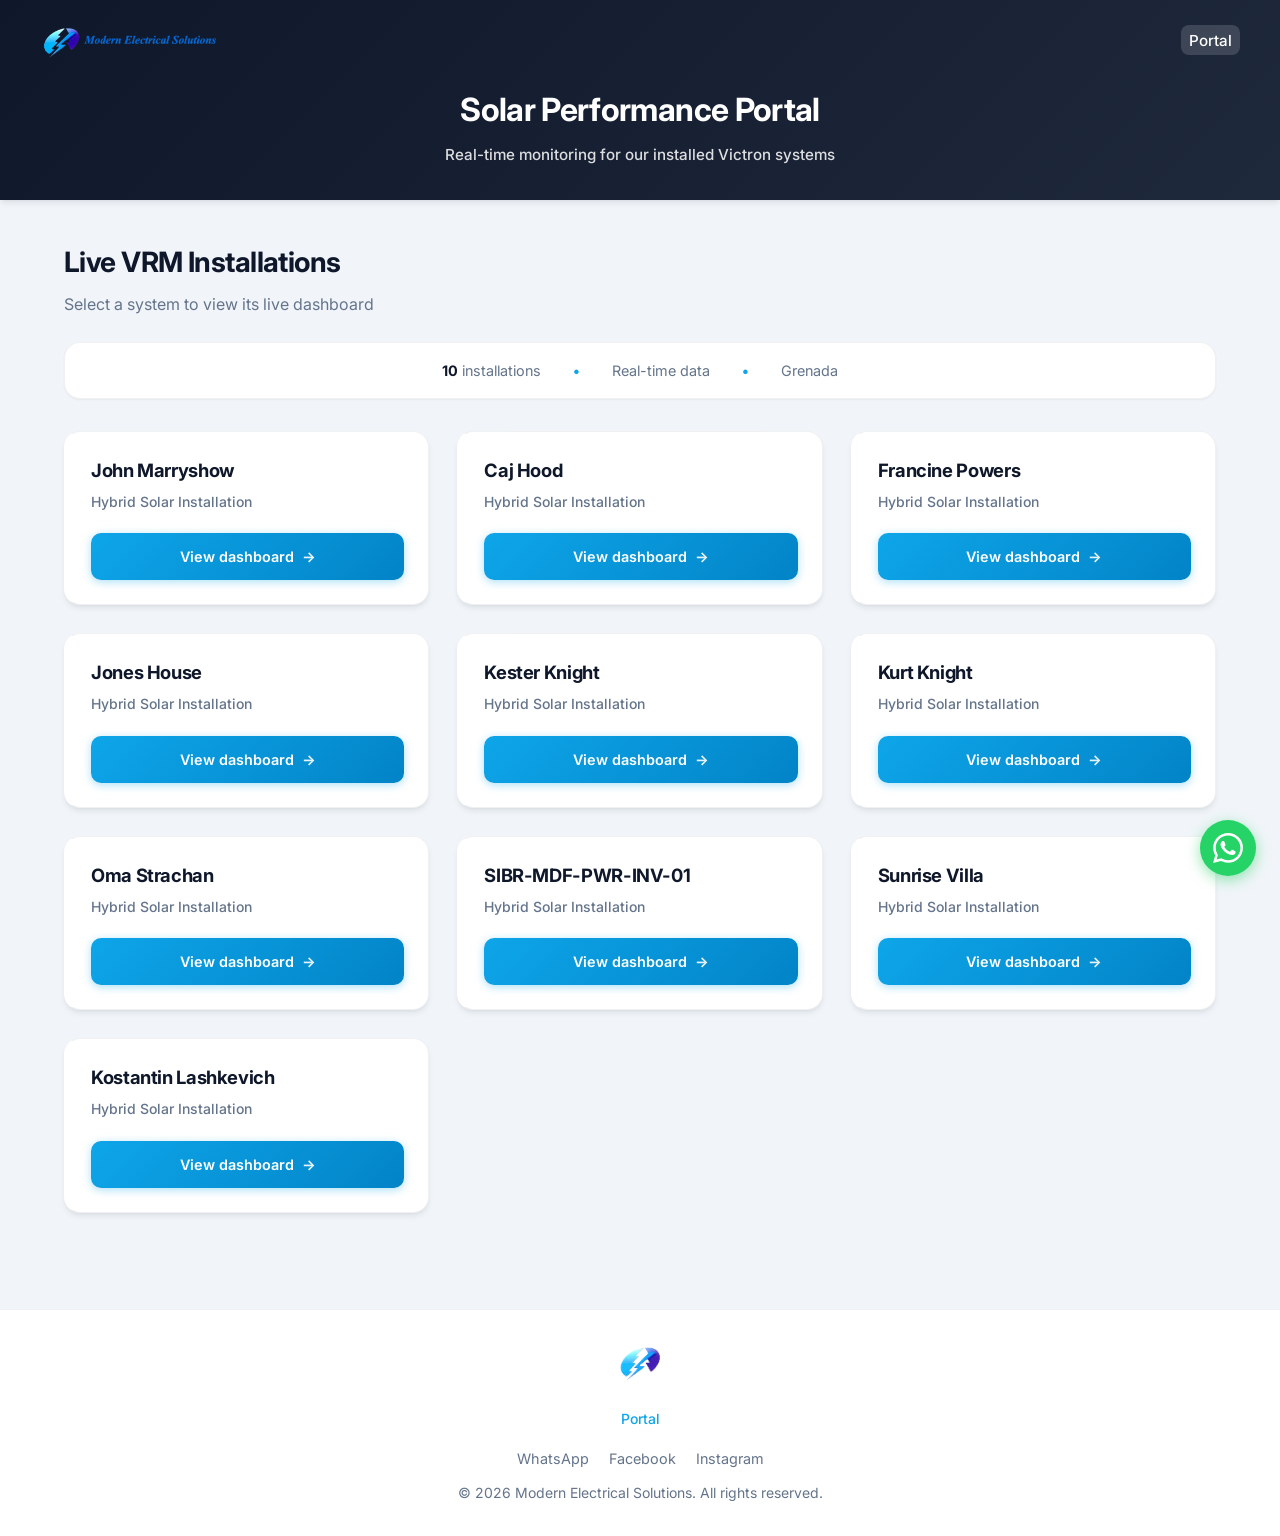
<file: index.html>
<!DOCTYPE html>
<html lang="en">
<head>
  <meta charset="UTF-8">
  <meta name="viewport" content="width=device-width, initial-scale=1.0">
  <link rel="icon" href="assets/images/logo-footer.png" type="image/png">
  <meta name="description" content="Live solar monitoring for Modern Electrical Solutions. View real-time Victron VRM dashboards for installations across Grenada.">
  <title>Solar Performance Portal — Modern Electrical Solutions</title>
  <link rel="preconnect" href="https://fonts.googleapis.com">
  <link rel="preconnect" href="https://fonts.gstatic.com" crossorigin>
  <link href="https://fonts.googleapis.com/css2?family=Inter:wght@400;500;600;700&display=swap" rel="stylesheet">
  <link rel="stylesheet" href="style.css">
</head>
<body>
  <a href="#main-content" class="skip-link">Skip to main content</a>
  <header class="site-header">
    <div class="header-inner">
      <nav class="site-nav" aria-label="Main navigation">
        <a href="index.html" class="nav-logo"><img src="assets/images/logo.png" alt="Modern Electrical Solutions"></a>
        <ul class="nav-links">
          <li><a href="index.html" class="active">Portal</a></li>
          <li><a href="about.html">About</a></li>
          <li><a href="services.html">Services</a></li>
          <li><a href="contact.html">Contact</a></li>
        </ul>
        <button type="button" class="nav-toggle" aria-label="Open menu" aria-expanded="false"></button>
      </nav>
      <div class="hero">
        <h1 class="logo">Solar Performance Portal</h1>
        <p class="tagline">Real-time monitoring for our installed Victron systems</p>
      </div>
    </div>
  </header>

  <main class="main" id="main-content">
    <section class="portfolio-section">
      <h2 class="section-title">Live VRM Installations</h2>
      <p class="section-subtitle">Select a system to view its live dashboard</p>
      <div class="portal-intro" id="portal-intro" aria-hidden="true">
        <span><strong id="intro-count">10</strong> installations</span>
        <span class="intro-dot">•</span>
        <span>Real-time data</span>
        <span class="intro-dot">•</span>
        <span>Grenada</span>
      </div>
      <div id="systems-grid" class="systems-grid" role="list">
        <!-- Cards injected by app.js -->
      </div>
    </section>
  </main>

  <footer class="site-footer">
    <div class="footer-inner">
      <a href="index.html" class="footer-logo"><img src="assets/images/logo-footer.png" alt="Modern Electrical Solutions"></a>
      <div class="footer-nav">
        <a href="index.html">Portal</a>
        <a href="about.html">About</a>
        <a href="services.html">Services</a>
        <a href="contact.html">Contact</a>
        <a href="https://modernelectrical.gd/" target="_blank" rel="noopener noreferrer">Main site</a>
      </div>
      <div class="footer-social">
        <a href="https://wa.me/14735340037" target="_blank" rel="noopener noreferrer" aria-label="WhatsApp">WhatsApp</a>
        <a href="https://www.facebook.com/ModernElectricalSolution/" target="_blank" rel="noopener noreferrer" aria-label="Facebook">Facebook</a>
        <a href="https://www.instagram.com/modernelectrical.gd/" target="_blank" rel="noopener noreferrer" aria-label="Instagram">Instagram</a>
      </div>
      <p class="footer-copy">&copy; <span id="year"></span> Modern Electrical Solutions. All rights reserved.</p>
    </div>
  </footer>

  <a href="https://wa.me/14735340037" class="whatsapp-float" target="_blank" rel="noopener noreferrer" aria-label="Chat on WhatsApp">
    <svg viewBox="0 0 24 24" xmlns="http://www.w3.org/2000/svg"><path d="M17.472 14.382c-.297-.149-1.758-.867-2.03-.967-.273-.099-.471-.148-.67.15-.197.297-.767.966-.94 1.164-.173.199-.347.223-.644.075-.297-.15-1.255-.463-2.39-1.475-.883-.788-1.48-1.761-1.653-2.059-.173-.297-.018-.458.13-.606.134-.133.298-.347.446-.52.149-.174.198-.298.298-.497.099-.198.05-.371-.025-.52-.075-.149-.669-1.612-.916-2.207-.242-.579-.487-.5-.669-.51-.173-.008-.371-.01-.57-.01-.198 0-.52.074-.792.372-.272.297-1.04 1.016-1.04 2.479 0 1.462 1.065 2.875 1.213 3.074.149.198 2.096 3.2 5.077 4.487.709.306 1.262.489 1.694.625.712.227 1.36.195 1.871.118.571-.085 1.758-.719 2.006-1.413.248-.694.248-1.289.173-1.413-.074-.124-.272-.198-.57-.347m-5.421 7.403h-.004a9.87 9.87 0 01-5.031-1.378l-.361-.214-3.741.982.998-3.648-.235-.374a9.86 9.86 0 01-1.51-5.26c.001-5.45 4.436-9.884 9.888-9.884 2.64 0 5.122 1.03 6.988 2.898a9.825 9.825 0 012.893 6.994c-.003 5.45-4.437 9.884-9.885 9.884m8.413-18.297A11.815 11.815 0 0012.05 0C5.495 0 .16 5.335.157 11.892c0 2.096.547 4.142 1.588 5.945L.057 24l6.305-1.654a11.882 11.882 0 005.683 1.448h.005c6.554 0 11.89-5.335 11.893-11.893a11.821 11.821 0 00-3.48-8.413z"/></svg>
  </a>

  <script src="assets/systems.js"></script>
  <script src="app.js"></script>
  <script src="assets/nav.js"></script>
  <script>
    document.getElementById('year').textContent = new Date().getFullYear();
    if (typeof systems !== 'undefined' && document.getElementById('intro-count')) {
      document.getElementById('intro-count').textContent = systems.length;
    }
  </script>
</body>
</html>
</file>
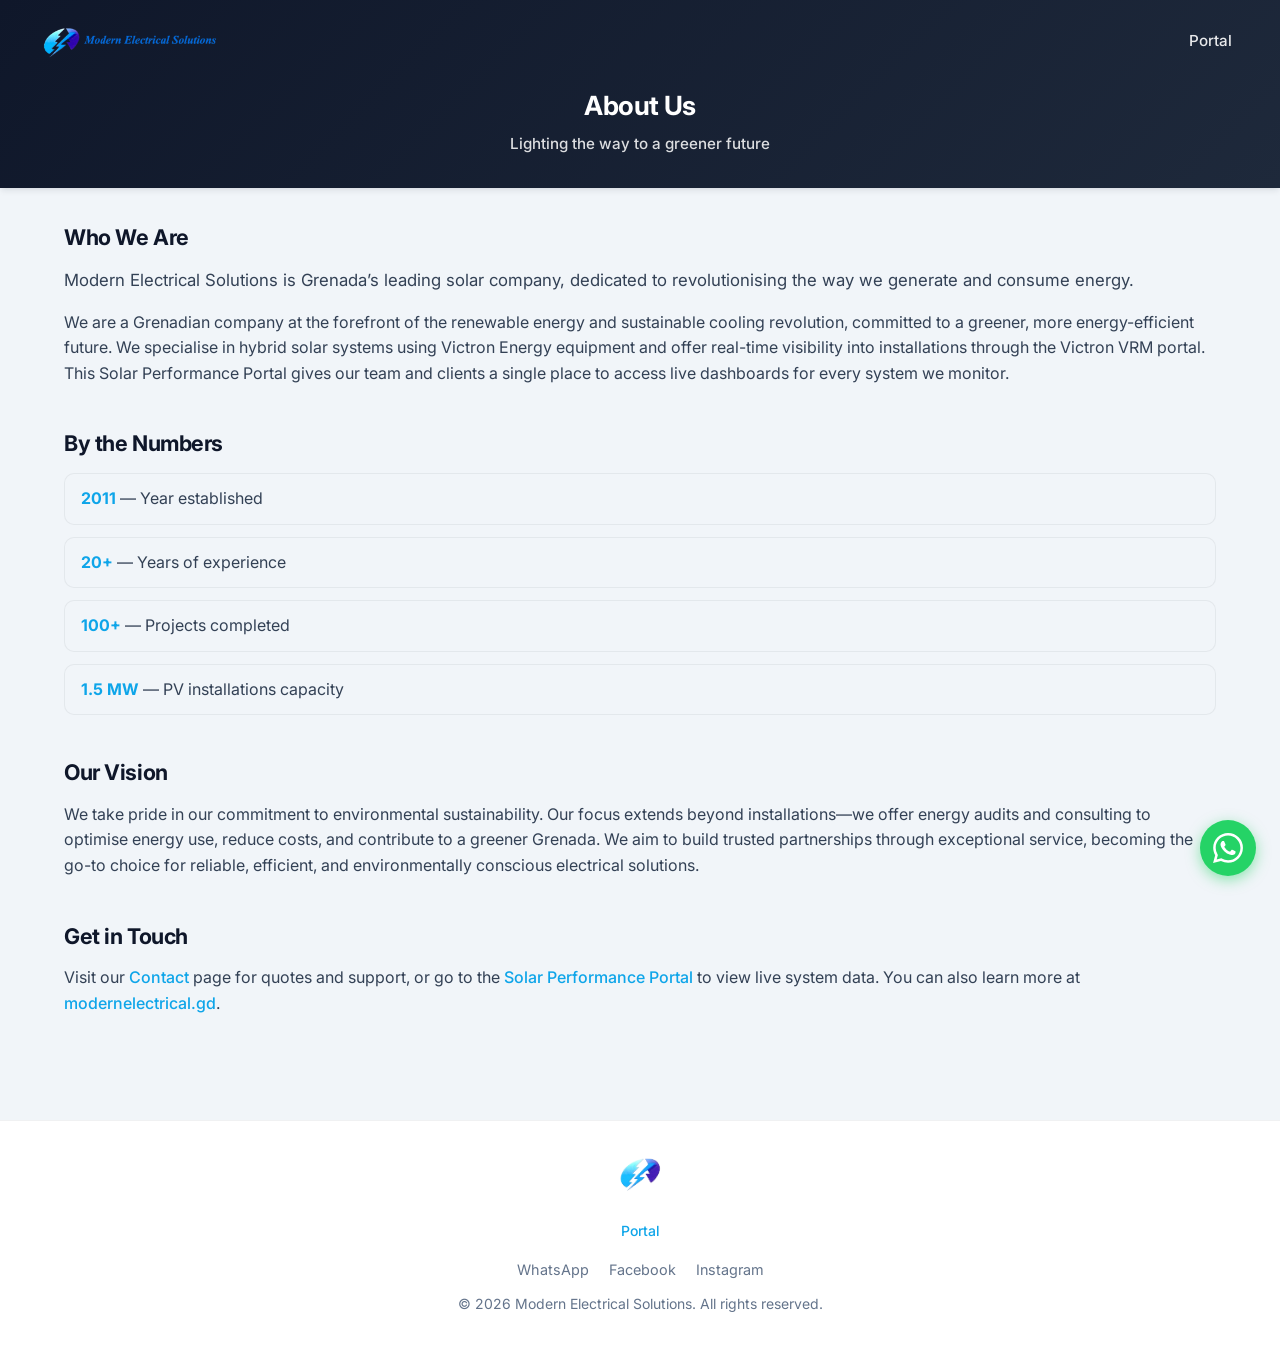
<file: about.html>
<!DOCTYPE html>
<html lang="en">
<head>
  <meta charset="UTF-8">
  <meta name="viewport" content="width=device-width, initial-scale=1.0">
  <link rel="icon" href="assets/images/logo-footer.png" type="image/png">
  <meta name="description" content="Modern Electrical Solutions is Grenada's leading solar company. Learn about our vision, experience, and commitment to a greener future.">
  <title>About — Modern Electrical Solutions</title>
  <link rel="preconnect" href="https://fonts.googleapis.com">
  <link rel="preconnect" href="https://fonts.gstatic.com" crossorigin>
  <link href="https://fonts.googleapis.com/css2?family=Inter:wght@400;500;600;700&display=swap" rel="stylesheet">
  <link rel="stylesheet" href="style.css">
</head>
<body>
  <a href="#main-content" class="skip-link">Skip to main content</a>
  <header class="site-header">
    <div class="header-inner">
      <nav class="site-nav" aria-label="Main navigation">
        <a href="index.html" class="nav-logo"><img src="assets/images/logo.png" alt="Modern Electrical Solutions"></a>
        <ul class="nav-links">
          <li><a href="index.html">Portal</a></li>
          <li><a href="about.html" class="active">About</a></li>
          <li><a href="services.html">Services</a></li>
          <li><a href="contact.html">Contact</a></li>
        </ul>
        <button type="button" class="nav-toggle" aria-label="Open menu" aria-expanded="false"></button>
      </nav>
      <div class="hero hero-small">
        <h1 class="logo">About Us</h1>
        <p class="tagline">Lighting the way to a greener future</p>
      </div>
    </div>
  </header>

  <main class="main main-page" id="main-content">
    <section class="content-section">
      <h2 class="content-title">Who We Are</h2>
      <p class="content-lead">Modern Electrical Solutions is Grenada’s leading solar company, dedicated to revolutionising the way we generate and consume energy.</p>
      <p>We are a Grenadian company at the forefront of the renewable energy and sustainable cooling revolution, committed to a greener, more energy-efficient future. We specialise in hybrid solar systems using Victron Energy equipment and offer real-time visibility into installations through the Victron VRM portal. This Solar Performance Portal gives our team and clients a single place to access live dashboards for every system we monitor.</p>
    </section>
    <section class="content-section stats-section">
      <h2 class="content-title">By the Numbers</h2>
      <ul class="stats-list">
        <li><strong>2011</strong> — Year established</li>
        <li><strong>20+</strong> — Years of experience</li>
        <li><strong>100+</strong> — Projects completed</li>
        <li><strong>1.5&nbsp;MW</strong> — PV installations capacity</li>
      </ul>
    </section>
    <section class="content-section">
      <h2 class="content-title">Our Vision</h2>
      <p>We take pride in our commitment to environmental sustainability. Our focus extends beyond installations—we offer energy audits and consulting to optimise energy use, reduce costs, and contribute to a greener Grenada. We aim to build trusted partnerships through exceptional service, becoming the go-to choice for reliable, efficient, and environmentally conscious electrical solutions.</p>
    </section>
    <section class="content-section">
      <h2 class="content-title">Get in Touch</h2>
      <p>Visit our <a href="contact.html">Contact</a> page for quotes and support, or go to the <a href="index.html">Solar Performance Portal</a> to view live system data. You can also learn more at <a href="https://modernelectrical.gd/" target="_blank" rel="noopener noreferrer">modernelectrical.gd</a>.</p>
    </section>
  </main>

  <footer class="site-footer">
    <div class="footer-inner">
      <a href="index.html" class="footer-logo"><img src="assets/images/logo-footer.png" alt="Modern Electrical Solutions"></a>
      <div class="footer-nav">
        <a href="index.html">Portal</a>
        <a href="about.html">About</a>
        <a href="services.html">Services</a>
        <a href="contact.html">Contact</a>
        <a href="https://modernelectrical.gd/" target="_blank" rel="noopener noreferrer">Main site</a>
      </div>
      <div class="footer-social">
        <a href="https://wa.me/14735340037" target="_blank" rel="noopener noreferrer" aria-label="WhatsApp">WhatsApp</a>
        <a href="https://www.facebook.com/ModernElectricalSolution/" target="_blank" rel="noopener noreferrer" aria-label="Facebook">Facebook</a>
        <a href="https://www.instagram.com/modernelectrical.gd/" target="_blank" rel="noopener noreferrer" aria-label="Instagram">Instagram</a>
      </div>
      <p class="footer-copy">&copy; <span id="year"></span> Modern Electrical Solutions. All rights reserved.</p>
    </div>
  </footer>

  <a href="https://wa.me/14735340037" class="whatsapp-float" target="_blank" rel="noopener noreferrer" aria-label="Chat on WhatsApp">
    <svg viewBox="0 0 24 24" xmlns="http://www.w3.org/2000/svg"><path d="M17.472 14.382c-.297-.149-1.758-.867-2.03-.967-.273-.099-.471-.148-.67.15-.197.297-.767.966-.94 1.164-.173.199-.347.223-.644.075-.297-.15-1.255-.463-2.39-1.475-.883-.788-1.48-1.761-1.653-2.059-.173-.297-.018-.458.13-.606.134-.133.298-.347.446-.52.149-.174.198-.298.298-.497.099-.198.05-.371-.025-.52-.075-.149-.669-1.612-.916-2.207-.242-.579-.487-.5-.669-.51-.173-.008-.371-.01-.57-.01-.198 0-.52.074-.792.372-.272.297-1.04 1.016-1.04 2.479 0 1.462 1.065 2.875 1.213 3.074.149.198 2.096 3.2 5.077 4.487.709.306 1.262.489 1.694.625.712.227 1.36.195 1.871.118.571-.085 1.758-.719 2.006-1.413.248-.694.248-1.289.173-1.413-.074-.124-.272-.198-.57-.347m-5.421 7.403h-.004a9.87 9.87 0 01-5.031-1.378l-.361-.214-3.741.982.998-3.648-.235-.374a9.86 9.86 0 01-1.51-5.26c.001-5.45 4.436-9.884 9.888-9.884 2.64 0 5.122 1.03 6.988 2.898a9.825 9.825 0 012.893 6.994c-.003 5.45-4.437 9.884-9.885 9.884m8.413-18.297A11.815 11.815 0 0012.05 0C5.495 0 .16 5.335.157 11.892c0 2.096.547 4.142 1.588 5.945L.057 24l6.305-1.654a11.882 11.882 0 005.683 1.448h.005c6.554 0 11.89-5.335 11.893-11.893a11.821 11.821 0 00-3.48-8.413z"/></svg>
  </a>

  <script src="assets/nav.js"></script>
  <script>document.getElementById('year').textContent = new Date().getFullYear();</script>
</body>
</html>
</file>
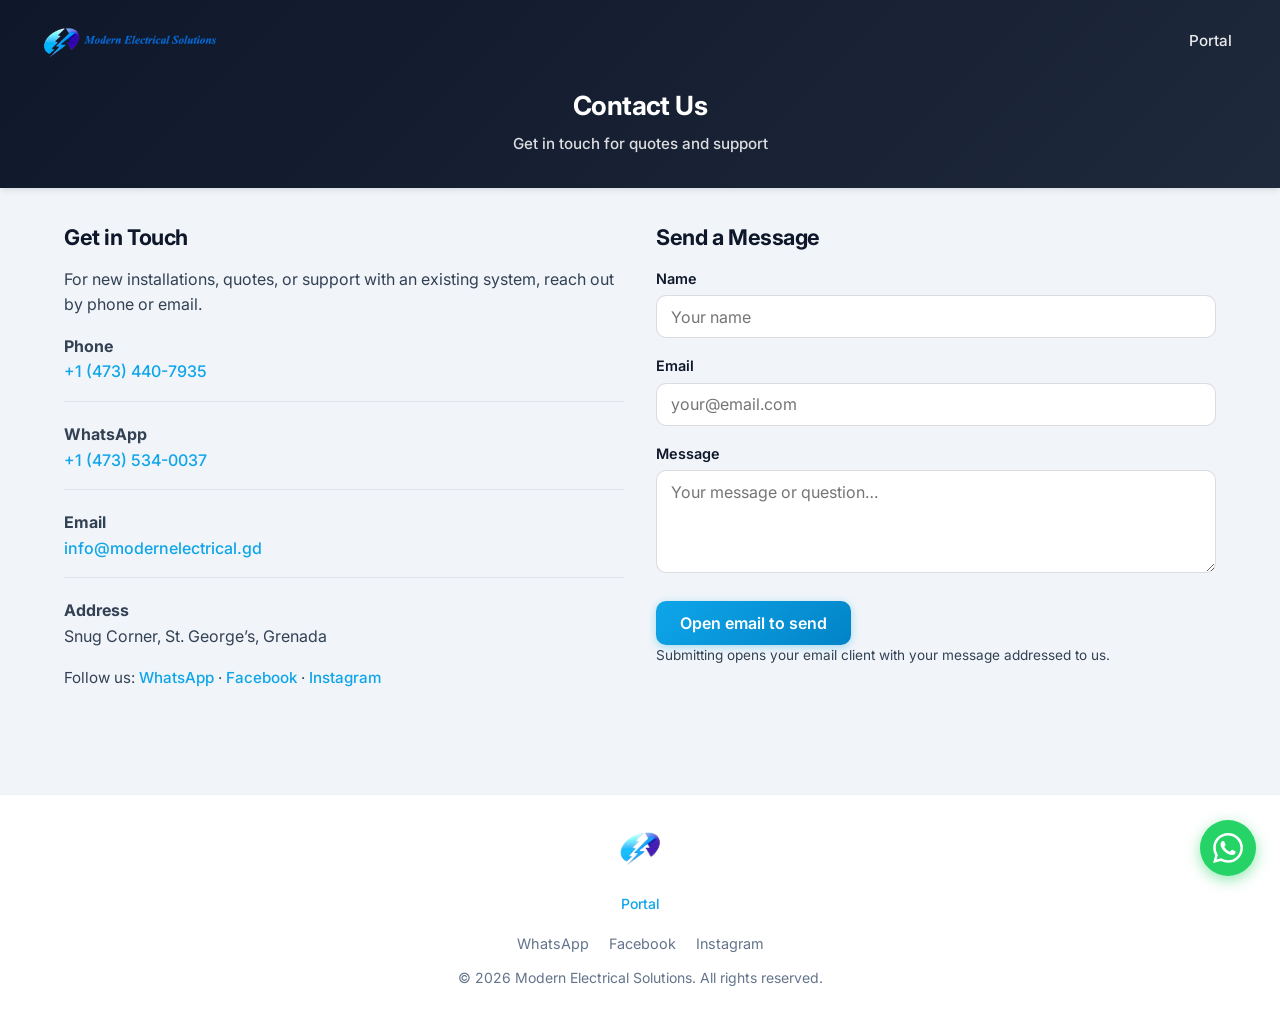
<file: contact.html>
<!DOCTYPE html>
<html lang="en">
<head>
  <meta charset="UTF-8">
  <meta name="viewport" content="width=device-width, initial-scale=1.0">
  <link rel="icon" href="assets/images/logo-footer.png" type="image/png">
  <meta name="description" content="Contact Modern Electrical Solutions in Grenada. Phone, email, and address for quotes and support.">
  <title>Contact — Modern Electrical Solutions</title>
  <link rel="preconnect" href="https://fonts.googleapis.com">
  <link rel="preconnect" href="https://fonts.gstatic.com" crossorigin>
  <link href="https://fonts.googleapis.com/css2?family=Inter:wght@400;500;600;700&display=swap" rel="stylesheet">
  <link rel="stylesheet" href="style.css">
</head>
<body>
  <a href="#main-content" class="skip-link">Skip to main content</a>
  <header class="site-header">
    <div class="header-inner">
      <nav class="site-nav" aria-label="Main navigation">
        <a href="index.html" class="nav-logo"><img src="assets/images/logo.png" alt="Modern Electrical Solutions"></a>
        <ul class="nav-links">
          <li><a href="index.html">Portal</a></li>
          <li><a href="about.html">About</a></li>
          <li><a href="services.html">Services</a></li>
          <li><a href="contact.html" class="active">Contact</a></li>
        </ul>
        <button type="button" class="nav-toggle" aria-label="Open menu" aria-expanded="false"></button>
      </nav>
      <div class="hero hero-small">
        <h1 class="logo">Contact Us</h1>
        <p class="tagline">Get in touch for quotes and support</p>
      </div>
    </div>
  </header>

  <main class="main main-page" id="main-content">
    <section class="content-section contact-grid">
      <div class="contact-info">
        <h2 class="content-title">Get in Touch</h2>
        <p>For new installations, quotes, or support with an existing system, reach out by phone or email.</p>
        <ul class="contact-list">
          <li><strong>Phone</strong><br><a href="tel:+14734407935">+1 (473) 440-7935</a></li>
          <li><strong>WhatsApp</strong><br><a href="https://wa.me/14735340037" target="_blank" rel="noopener noreferrer">+1 (473) 534-0037</a></li>
          <li><strong>Email</strong><br><a href="mailto:info@modernelectrical.gd">info@modernelectrical.gd</a></li>
          <li><strong>Address</strong><br>Snug Corner, St. George’s, Grenada</li>
        </ul>
        <p class="contact-social">Follow us: <a href="https://wa.me/14735340037" target="_blank" rel="noopener noreferrer">WhatsApp</a> · <a href="https://www.facebook.com/ModernElectricalSolution/" target="_blank" rel="noopener noreferrer">Facebook</a> · <a href="https://www.instagram.com/modernelectrical.gd/" target="_blank" rel="noopener noreferrer">Instagram</a></p>
      </div>
      <div class="contact-form-wrap">
        <h2 class="content-title">Send a Message</h2>
        <form class="contact-form" id="contact-form" action="#" method="get">
          <label for="contact-name">Name</label>
          <input type="text" id="contact-name" name="name" placeholder="Your name" required>
          <label for="contact-email">Email</label>
          <input type="email" id="contact-email" name="email" placeholder="your@email.com" required>
          <label for="contact-message">Message</label>
          <textarea id="contact-message" name="message" rows="4" placeholder="Your message or question…" required></textarea>
          <button type="submit" class="btn btn-primary">Open email to send</button>
        </form>
        <p class="form-note">Submitting opens your email client with your message addressed to us.</p>
      </div>
    </section>
  </main>

  <footer class="site-footer">
    <div class="footer-inner">
      <a href="index.html" class="footer-logo"><img src="assets/images/logo-footer.png" alt="Modern Electrical Solutions"></a>
      <div class="footer-nav">
        <a href="index.html">Portal</a>
        <a href="about.html">About</a>
        <a href="services.html">Services</a>
        <a href="contact.html">Contact</a>
        <a href="https://modernelectrical.gd/" target="_blank" rel="noopener noreferrer">Main site</a>
      </div>
      <div class="footer-social">
        <a href="https://wa.me/14735340037" target="_blank" rel="noopener noreferrer" aria-label="WhatsApp">WhatsApp</a>
        <a href="https://www.facebook.com/ModernElectricalSolution/" target="_blank" rel="noopener noreferrer" aria-label="Facebook">Facebook</a>
        <a href="https://www.instagram.com/modernelectrical.gd/" target="_blank" rel="noopener noreferrer" aria-label="Instagram">Instagram</a>
      </div>
      <p class="footer-copy">&copy; <span id="year"></span> Modern Electrical Solutions. All rights reserved.</p>
    </div>
  </footer>

  <a href="https://wa.me/14735340037" class="whatsapp-float" target="_blank" rel="noopener noreferrer" aria-label="Chat on WhatsApp">
    <svg viewBox="0 0 24 24" xmlns="http://www.w3.org/2000/svg"><path d="M17.472 14.382c-.297-.149-1.758-.867-2.03-.967-.273-.099-.471-.148-.67.15-.197.297-.767.966-.94 1.164-.173.199-.347.223-.644.075-.297-.15-1.255-.463-2.39-1.475-.883-.788-1.48-1.761-1.653-2.059-.173-.297-.018-.458.13-.606.134-.133.298-.347.446-.52.149-.174.198-.298.298-.497.099-.198.05-.371-.025-.52-.075-.149-.669-1.612-.916-2.207-.242-.579-.487-.5-.669-.51-.173-.008-.371-.01-.57-.01-.198 0-.52.074-.792.372-.272.297-1.04 1.016-1.04 2.479 0 1.462 1.065 2.875 1.213 3.074.149.198 2.096 3.2 5.077 4.487.709.306 1.262.489 1.694.625.712.227 1.36.195 1.871.118.571-.085 1.758-.719 2.006-1.413.248-.694.248-1.289.173-1.413-.074-.124-.272-.198-.57-.347m-5.421 7.403h-.004a9.87 9.87 0 01-5.031-1.378l-.361-.214-3.741.982.998-3.648-.235-.374a9.86 9.86 0 01-1.51-5.26c.001-5.45 4.436-9.884 9.888-9.884 2.64 0 5.122 1.03 6.988 2.898a9.825 9.825 0 012.893 6.994c-.003 5.45-4.437 9.884-9.885 9.884m8.413-18.297A11.815 11.815 0 0012.05 0C5.495 0 .16 5.335.157 11.892c0 2.096.547 4.142 1.588 5.945L.057 24l6.305-1.654a11.882 11.882 0 005.683 1.448h.005c6.554 0 11.89-5.335 11.893-11.893a11.821 11.821 0 00-3.48-8.413z"/></svg>
  </a>

  <script src="assets/nav.js"></script>
  <script>
    document.getElementById('year').textContent = new Date().getFullYear();
    document.getElementById('contact-form').addEventListener('submit', function (e) {
      e.preventDefault();
      var name = document.getElementById('contact-name').value;
      var email = document.getElementById('contact-email').value;
      var msg = document.getElementById('contact-message').value;
      var body = 'Name: ' + name + '\nEmail: ' + email + '\n\nMessage:\n' + msg;
      window.location.href = 'mailto:info@modernelectrical.gd?subject=MES%20Website%20Contact&body=' + encodeURIComponent(body);
    });
  </script>
</body>
</html>
</file>
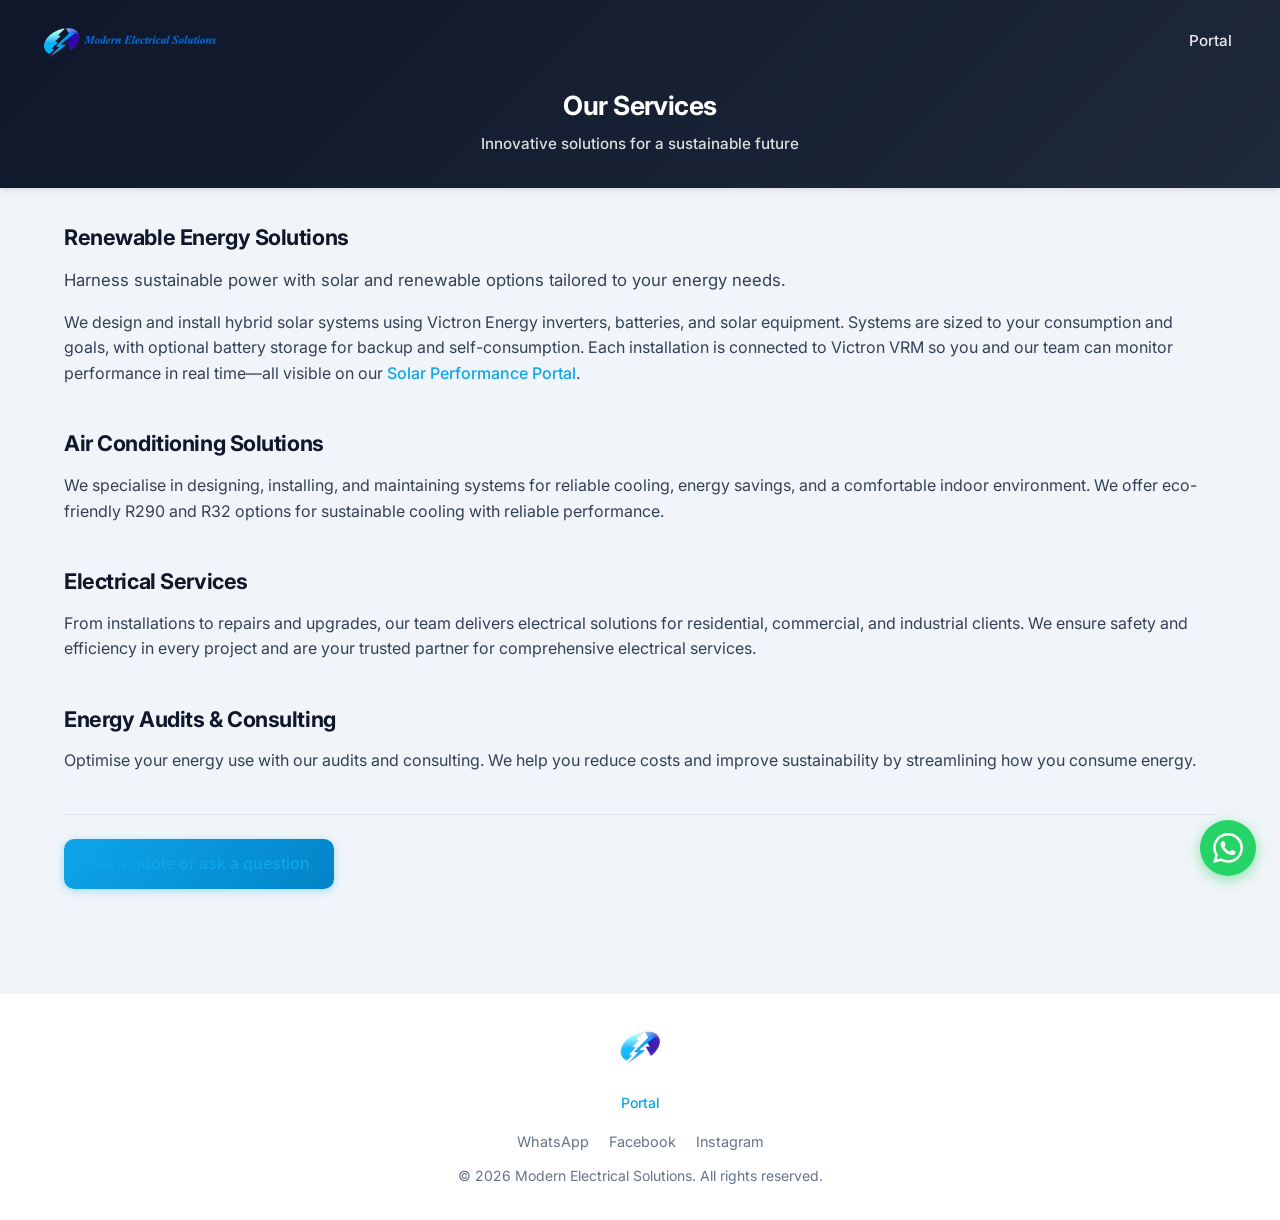
<file: services.html>
<!DOCTYPE html>
<html lang="en">
<head>
  <meta charset="UTF-8">
  <meta name="viewport" content="width=device-width, initial-scale=1.0">
  <link rel="icon" href="assets/images/logo-footer.png" type="image/png">
  <meta name="description" content="Solar installations, air conditioning, electrical services, and energy audits. Modern Electrical Solutions — Grenada's trusted partner for sustainable energy.">
  <title>Services — Modern Electrical Solutions</title>
  <link rel="preconnect" href="https://fonts.googleapis.com">
  <link rel="preconnect" href="https://fonts.gstatic.com" crossorigin>
  <link href="https://fonts.googleapis.com/css2?family=Inter:wght@400;500;600;700&display=swap" rel="stylesheet">
  <link rel="stylesheet" href="style.css">
</head>
<body>
  <a href="#main-content" class="skip-link">Skip to main content</a>
  <header class="site-header">
    <div class="header-inner">
      <nav class="site-nav" aria-label="Main navigation">
        <a href="index.html" class="nav-logo"><img src="assets/images/logo.png" alt="Modern Electrical Solutions"></a>
        <ul class="nav-links">
          <li><a href="index.html">Portal</a></li>
          <li><a href="about.html">About</a></li>
          <li><a href="services.html" class="active">Services</a></li>
          <li><a href="contact.html">Contact</a></li>
        </ul>
        <button type="button" class="nav-toggle" aria-label="Open menu" aria-expanded="false"></button>
      </nav>
      <div class="hero hero-small">
        <h1 class="logo">Our Services</h1>
        <p class="tagline">Innovative solutions for a sustainable future</p>
      </div>
    </div>
  </header>

  <main class="main main-page" id="main-content">
    <section class="content-section">
      <h2 class="content-title">Renewable Energy Solutions</h2>
      <p class="content-lead">Harness sustainable power with solar and renewable options tailored to your energy needs.</p>
      <p>We design and install hybrid solar systems using Victron Energy inverters, batteries, and solar equipment. Systems are sized to your consumption and goals, with optional battery storage for backup and self-consumption. Each installation is connected to Victron VRM so you and our team can monitor performance in real time—all visible on our <a href="index.html">Solar Performance Portal</a>.</p>
    </section>
    <section class="content-section">
      <h2 class="content-title">Air Conditioning Solutions</h2>
      <p>We specialise in designing, installing, and maintaining systems for reliable cooling, energy savings, and a comfortable indoor environment. We offer eco-friendly R290 and R32 options for sustainable cooling with reliable performance.</p>
    </section>
    <section class="content-section">
      <h2 class="content-title">Electrical Services</h2>
      <p>From installations to repairs and upgrades, our team delivers electrical solutions for residential, commercial, and industrial clients. We ensure safety and efficiency in every project and are your trusted partner for comprehensive electrical services.</p>
    </section>
    <section class="content-section">
      <h2 class="content-title">Energy Audits &amp; Consulting</h2>
      <p>Optimise your energy use with our audits and consulting. We help you reduce costs and improve sustainability by streamlining how you consume energy.</p>
    </section>
    <section class="content-section content-cta">
      <p><a href="contact.html" class="btn btn-primary">Get a quote or ask a question</a></p>
    </section>
  </main>

  <footer class="site-footer">
    <div class="footer-inner">
      <a href="index.html" class="footer-logo"><img src="assets/images/logo-footer.png" alt="Modern Electrical Solutions"></a>
      <div class="footer-nav">
        <a href="index.html">Portal</a>
        <a href="about.html">About</a>
        <a href="services.html">Services</a>
        <a href="contact.html">Contact</a>
        <a href="https://modernelectrical.gd/" target="_blank" rel="noopener noreferrer">Main site</a>
      </div>
      <div class="footer-social">
        <a href="https://wa.me/14735340037" target="_blank" rel="noopener noreferrer" aria-label="WhatsApp">WhatsApp</a>
        <a href="https://www.facebook.com/ModernElectricalSolution/" target="_blank" rel="noopener noreferrer" aria-label="Facebook">Facebook</a>
        <a href="https://www.instagram.com/modernelectrical.gd/" target="_blank" rel="noopener noreferrer" aria-label="Instagram">Instagram</a>
      </div>
      <p class="footer-copy">&copy; <span id="year"></span> Modern Electrical Solutions. All rights reserved.</p>
    </div>
  </footer>

  <a href="https://wa.me/14735340037" class="whatsapp-float" target="_blank" rel="noopener noreferrer" aria-label="Chat on WhatsApp">
    <svg viewBox="0 0 24 24" xmlns="http://www.w3.org/2000/svg"><path d="M17.472 14.382c-.297-.149-1.758-.867-2.03-.967-.273-.099-.471-.148-.67.15-.197.297-.767.966-.94 1.164-.173.199-.347.223-.644.075-.297-.15-1.255-.463-2.39-1.475-.883-.788-1.48-1.761-1.653-2.059-.173-.297-.018-.458.13-.606.134-.133.298-.347.446-.52.149-.174.198-.298.298-.497.099-.198.05-.371-.025-.52-.075-.149-.669-1.612-.916-2.207-.242-.579-.487-.5-.669-.51-.173-.008-.371-.01-.57-.01-.198 0-.52.074-.792.372-.272.297-1.04 1.016-1.04 2.479 0 1.462 1.065 2.875 1.213 3.074.149.198 2.096 3.2 5.077 4.487.709.306 1.262.489 1.694.625.712.227 1.36.195 1.871.118.571-.085 1.758-.719 2.006-1.413.248-.694.248-1.289.173-1.413-.074-.124-.272-.198-.57-.347m-5.421 7.403h-.004a9.87 9.87 0 01-5.031-1.378l-.361-.214-3.741.982.998-3.648-.235-.374a9.86 9.86 0 01-1.51-5.26c.001-5.45 4.436-9.884 9.888-9.884 2.64 0 5.122 1.03 6.988 2.898a9.825 9.825 0 012.893 6.994c-.003 5.45-4.437 9.884-9.885 9.884m8.413-18.297A11.815 11.815 0 0012.05 0C5.495 0 .16 5.335.157 11.892c0 2.096.547 4.142 1.588 5.945L.057 24l6.305-1.654a11.882 11.882 0 005.683 1.448h.005c6.554 0 11.89-5.335 11.893-11.893a11.821 11.821 0 00-3.48-8.413z"/></svg>
  </a>

  <script src="assets/nav.js"></script>
  <script>document.getElementById('year').textContent = new Date().getFullYear();</script>
</body>
</html>
</file>
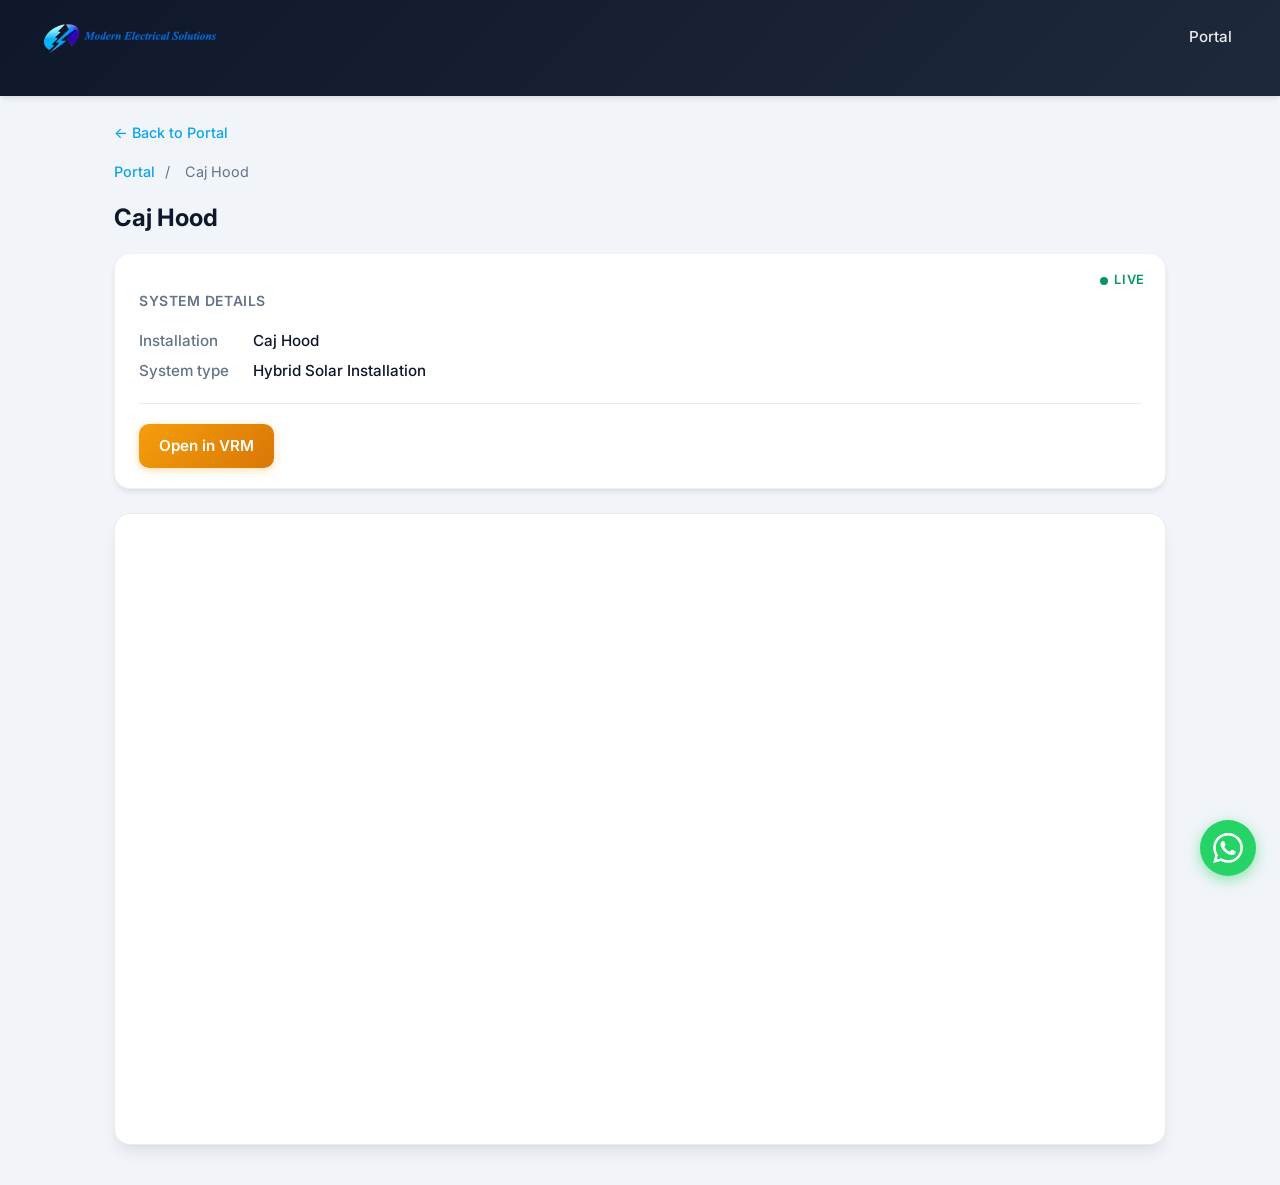
<file: systems/caj-hood.html>
<!DOCTYPE html>
<html lang="en">
<head>
  <meta charset="UTF-8">
  <meta name="viewport" content="width=device-width, initial-scale=1.0">
  <link rel="icon" href="../assets/images/logo-footer.png" type="image/png">
  <title>System — Modern Electrical Solutions</title>
  <link rel="preconnect" href="https://fonts.googleapis.com">
  <link rel="preconnect" href="https://fonts.gstatic.com" crossorigin>
  <link href="https://fonts.googleapis.com/css2?family=Inter:wght@400;500;600;700&display=swap" rel="stylesheet">
  <link rel="stylesheet" href="../style.css">
</head>
<body class="page-system" data-slug="caj-hood">
  <a href="#main-content" class="skip-link">Skip to main content</a>
  <header class="site-header">
    <div class="header-inner">
      <nav class="site-nav" aria-label="Main navigation">
        <a href="../index.html" class="nav-logo"><img src="../assets/images/logo.png" alt="Modern Electrical Solutions"></a>
        <ul class="nav-links">
          <li><a href="../index.html">Portal</a></li>
          <li><a href="../about.html">About</a></li>
          <li><a href="../services.html">Services</a></li>
          <li><a href="../contact.html">Contact</a></li>
        </ul>
        <button type="button" class="nav-toggle" aria-label="Open menu" aria-expanded="false"></button>
      </nav>
      <a href="../index.html" class="back-link" aria-label="Back to Portal">← Back to Portal</a>
      <h1 class="logo page-system-logo" id="header-system-name">System Dashboard</h1>
      <p class="tagline">Live VRM data</p>
    </div>
  </header>

  <main class="main-content" id="main-content">
    <a href="../index.html" class="back-link-content" aria-label="Back to Portal">← Back to Portal</a>
    <nav class="breadcrumb" aria-label="Breadcrumb"><a href="../index.html">Portal</a><span> / </span><span id="breadcrumb-name">—</span></nav>
    <h2 id="system-name" class="system-title">Loading…</h2>
    <section id="system-details" class="system-details" aria-label="System details" style="display: none;">
      <div class="system-details-main">
        <h3 class="system-details-title">System details</h3>
        <dl id="system-details-list" class="system-details-list"></dl>
        <div class="system-details-actions">
          <a id="vrm-open-btn" href="#" target="_blank" rel="noopener noreferrer" class="btn btn-vrm-open" style="display: none;">Open in VRM</a>
        </div>
      </div>
      <p class="live-indicator" role="status" aria-live="polite" id="live-indicator">
        <span class="live-indicator-dot"></span>
        <span>Live</span>
      </p>
    </section>
    <div class="iframe-wrap" id="iframe-wrap">
      <div class="iframe-loading" id="iframe-loading">Loading dashboard…</div>
      <div id="placeholder" class="placeholder-message" style="display: none;">
        VRM dashboard link will appear here once configured.
      </div>
      <iframe id="vrm-iframe" class="vrm-iframe" title="VRM Dashboard" style="display: none;"></iframe>
    </div>
  </main>

  <a href="https://wa.me/14735340037" class="whatsapp-float" target="_blank" rel="noopener noreferrer" aria-label="Chat on WhatsApp">
    <svg viewBox="0 0 24 24" xmlns="http://www.w3.org/2000/svg"><path d="M17.472 14.382c-.297-.149-1.758-.867-2.03-.967-.273-.099-.471-.148-.67.15-.197.297-.767.966-.94 1.164-.173.199-.347.223-.644.075-.297-.15-1.255-.463-2.39-1.475-.883-.788-1.48-1.761-1.653-2.059-.173-.297-.018-.458.13-.606.134-.133.298-.347.446-.52.149-.174.198-.298.298-.497.099-.198.05-.371-.025-.52-.075-.149-.669-1.612-.916-2.207-.242-.579-.487-.5-.669-.51-.173-.008-.371-.01-.57-.01-.198 0-.52.074-.792.372-.272.297-1.04 1.016-1.04 2.479 0 1.462 1.065 2.875 1.213 3.074.149.198 2.096 3.2 5.077 4.487.709.306 1.262.489 1.694.625.712.227 1.36.195 1.871.118.571-.085 1.758-.719 2.006-1.413.248-.694.248-1.289.173-1.413-.074-.124-.272-.198-.57-.347m-5.421 7.403h-.004a9.87 9.87 0 01-5.031-1.378l-.361-.214-3.741.982.998-3.648-.235-.374a9.86 9.86 0 01-1.51-5.26c.001-5.45 4.436-9.884 9.888-9.884 2.64 0 5.122 1.03 6.988 2.898a9.825 9.825 0 012.893 6.994c-.003 5.45-4.437 9.884-9.885 9.884m8.413-18.297A11.815 11.815 0 0012.05 0C5.495 0 .16 5.335.157 11.892c0 2.096.547 4.142 1.588 5.945L.057 24l6.305-1.654a11.882 11.882 0 005.683 1.448h.005c6.554 0 11.89-5.335 11.893-11.893a11.821 11.821 0 00-3.48-8.413z"/></svg>
  </a>

  <script src="../assets/systems.js"></script>
  <script src="system-page.js"></script>
  <script src="../assets/nav.js"></script>
</body>
</html>
</file>
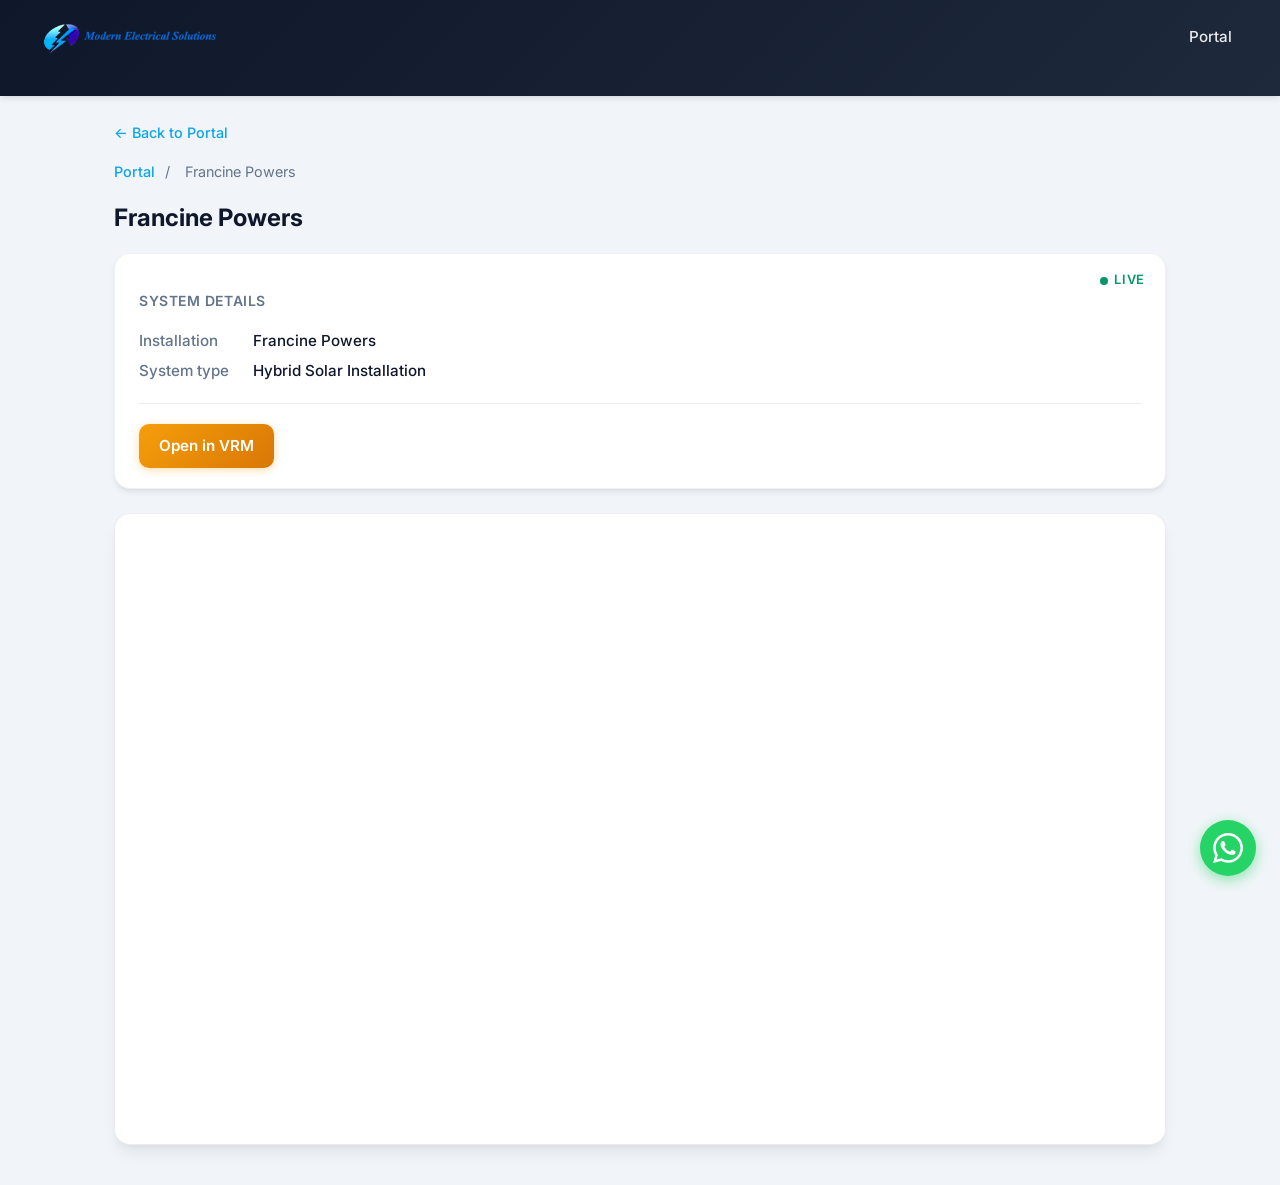
<file: systems/francine-powers.html>
<!DOCTYPE html>
<html lang="en">
<head>
  <meta charset="UTF-8">
  <meta name="viewport" content="width=device-width, initial-scale=1.0">
  <link rel="icon" href="../assets/images/logo-footer.png" type="image/png">
  <title>System — Modern Electrical Solutions</title>
  <link rel="preconnect" href="https://fonts.googleapis.com">
  <link rel="preconnect" href="https://fonts.gstatic.com" crossorigin>
  <link href="https://fonts.googleapis.com/css2?family=Inter:wght@400;500;600;700&display=swap" rel="stylesheet">
  <link rel="stylesheet" href="../style.css">
</head>
<body class="page-system" data-slug="francine-powers">
  <a href="#main-content" class="skip-link">Skip to main content</a>
  <header class="site-header">
    <div class="header-inner">
      <nav class="site-nav" aria-label="Main navigation">
        <a href="../index.html" class="nav-logo"><img src="../assets/images/logo.png" alt="Modern Electrical Solutions"></a>
        <ul class="nav-links">
          <li><a href="../index.html">Portal</a></li>
          <li><a href="../about.html">About</a></li>
          <li><a href="../services.html">Services</a></li>
          <li><a href="../contact.html">Contact</a></li>
        </ul>
        <button type="button" class="nav-toggle" aria-label="Open menu" aria-expanded="false"></button>
      </nav>
      <a href="../index.html" class="back-link" aria-label="Back to Portal">← Back to Portal</a>
      <h1 class="logo page-system-logo" id="header-system-name">System Dashboard</h1>
      <p class="tagline">Live VRM data</p>
    </div>
  </header>

  <main class="main-content" id="main-content">
    <a href="../index.html" class="back-link-content" aria-label="Back to Portal">← Back to Portal</a>
    <nav class="breadcrumb" aria-label="Breadcrumb"><a href="../index.html">Portal</a><span> / </span><span id="breadcrumb-name">—</span></nav>
    <h2 id="system-name" class="system-title">Loading…</h2>
    <section id="system-details" class="system-details" aria-label="System details" style="display: none;">
      <div class="system-details-main">
        <h3 class="system-details-title">System details</h3>
        <dl id="system-details-list" class="system-details-list"></dl>
        <div class="system-details-actions">
          <a id="vrm-open-btn" href="#" target="_blank" rel="noopener noreferrer" class="btn btn-vrm-open" style="display: none;">Open in VRM</a>
        </div>
      </div>
      <p class="live-indicator" role="status" aria-live="polite" id="live-indicator">
        <span class="live-indicator-dot"></span>
        <span>Live</span>
      </p>
    </section>
    <div class="iframe-wrap" id="iframe-wrap">
      <div class="iframe-loading" id="iframe-loading">Loading dashboard…</div>
      <div id="placeholder" class="placeholder-message" style="display: none;">
        VRM dashboard link will appear here once configured.
      </div>
      <iframe id="vrm-iframe" class="vrm-iframe" title="VRM Dashboard" style="display: none;"></iframe>
    </div>
  </main>

  <a href="https://wa.me/14735340037" class="whatsapp-float" target="_blank" rel="noopener noreferrer" aria-label="Chat on WhatsApp">
    <svg viewBox="0 0 24 24" xmlns="http://www.w3.org/2000/svg"><path d="M17.472 14.382c-.297-.149-1.758-.867-2.03-.967-.273-.099-.471-.148-.67.15-.197.297-.767.966-.94 1.164-.173.199-.347.223-.644.075-.297-.15-1.255-.463-2.39-1.475-.883-.788-1.48-1.761-1.653-2.059-.173-.297-.018-.458.13-.606.134-.133.298-.347.446-.52.149-.174.198-.298.298-.497.099-.198.05-.371-.025-.52-.075-.149-.669-1.612-.916-2.207-.242-.579-.487-.5-.669-.51-.173-.008-.371-.01-.57-.01-.198 0-.52.074-.792.372-.272.297-1.04 1.016-1.04 2.479 0 1.462 1.065 2.875 1.213 3.074.149.198 2.096 3.2 5.077 4.487.709.306 1.262.489 1.694.625.712.227 1.36.195 1.871.118.571-.085 1.758-.719 2.006-1.413.248-.694.248-1.289.173-1.413-.074-.124-.272-.198-.57-.347m-5.421 7.403h-.004a9.87 9.87 0 01-5.031-1.378l-.361-.214-3.741.982.998-3.648-.235-.374a9.86 9.86 0 01-1.51-5.26c.001-5.45 4.436-9.884 9.888-9.884 2.64 0 5.122 1.03 6.988 2.898a9.825 9.825 0 012.893 6.994c-.003 5.45-4.437 9.884-9.885 9.884m8.413-18.297A11.815 11.815 0 0012.05 0C5.495 0 .16 5.335.157 11.892c0 2.096.547 4.142 1.588 5.945L.057 24l6.305-1.654a11.882 11.882 0 005.683 1.448h.005c6.554 0 11.89-5.335 11.893-11.893a11.821 11.821 0 00-3.48-8.413z"/></svg>
  </a>

  <script src="../assets/systems.js"></script>
  <script src="system-page.js"></script>
  <script src="../assets/nav.js"></script>
</body>
</html>
</file>
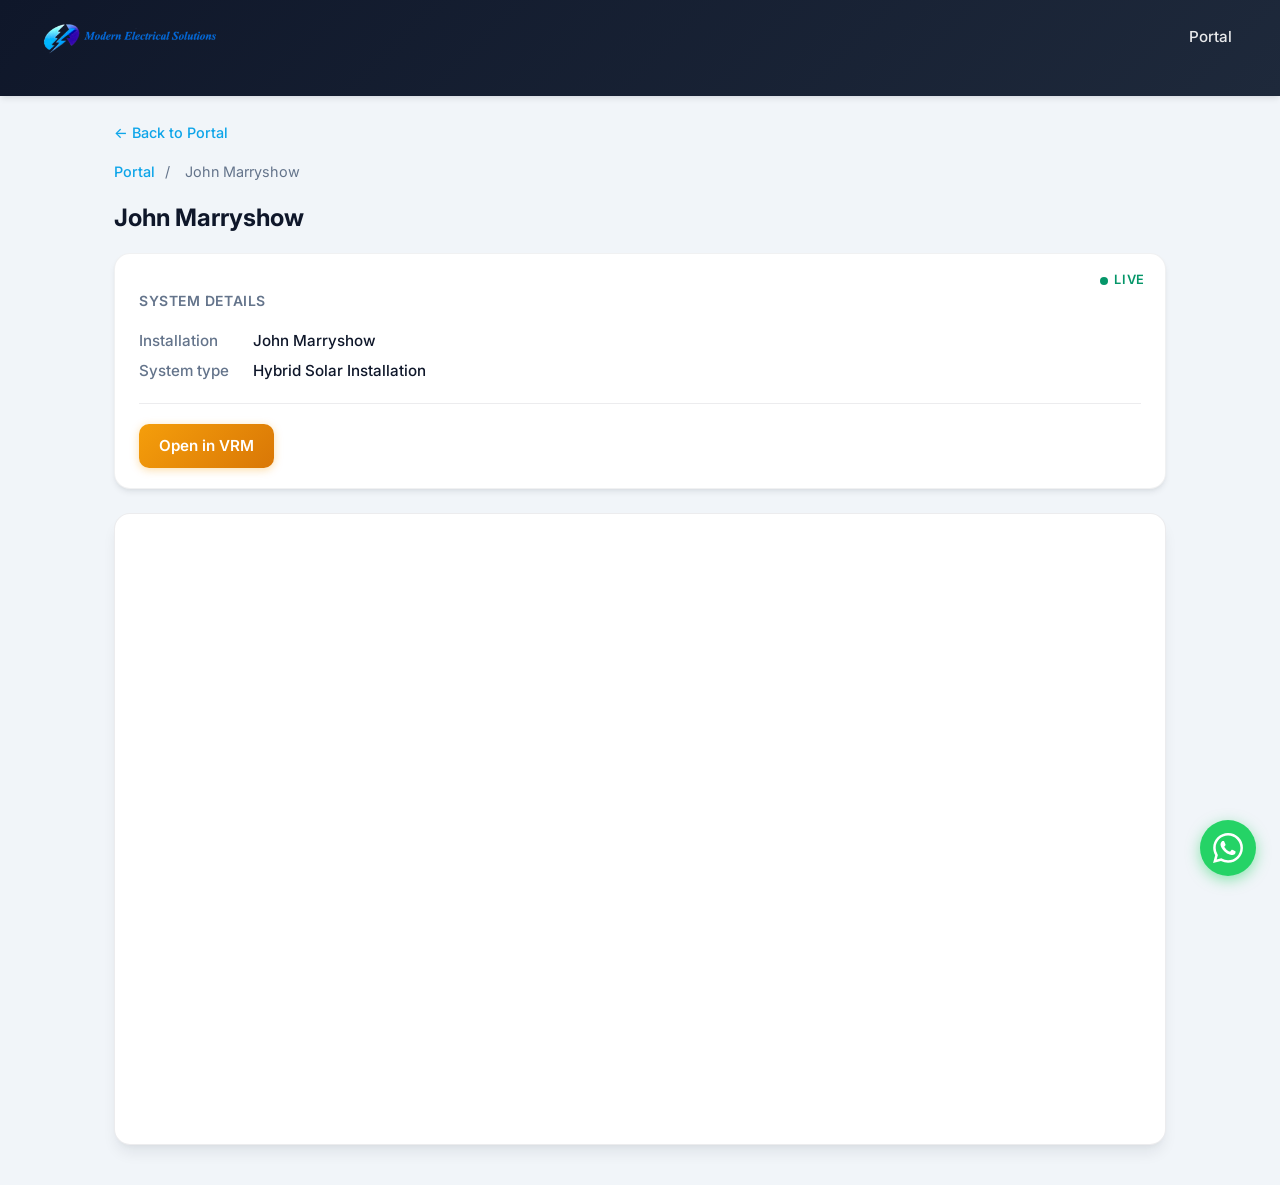
<file: systems/john-marryshow.html>
<!DOCTYPE html>
<html lang="en">
<head>
  <meta charset="UTF-8">
  <meta name="viewport" content="width=device-width, initial-scale=1.0">
  <link rel="icon" href="../assets/images/logo-footer.png" type="image/png">
  <title>System — Modern Electrical Solutions</title>
  <link rel="preconnect" href="https://fonts.googleapis.com">
  <link rel="preconnect" href="https://fonts.gstatic.com" crossorigin>
  <link href="https://fonts.googleapis.com/css2?family=Inter:wght@400;500;600;700&display=swap" rel="stylesheet">
  <link rel="stylesheet" href="../style.css">
</head>
<body class="page-system" data-slug="john-marryshow">
  <a href="#main-content" class="skip-link">Skip to main content</a>
  <header class="site-header">
    <div class="header-inner">
      <nav class="site-nav" aria-label="Main navigation">
        <a href="../index.html" class="nav-logo"><img src="../assets/images/logo.png" alt="Modern Electrical Solutions"></a>
        <ul class="nav-links">
          <li><a href="../index.html">Portal</a></li>
          <li><a href="../about.html">About</a></li>
          <li><a href="../services.html">Services</a></li>
          <li><a href="../contact.html">Contact</a></li>
        </ul>
        <button type="button" class="nav-toggle" aria-label="Open menu" aria-expanded="false"></button>
      </nav>
      <a href="../index.html" class="back-link" aria-label="Back to Portal">← Back to Portal</a>
      <h1 class="logo page-system-logo" id="header-system-name">System Dashboard</h1>
      <p class="tagline">Live VRM data</p>
    </div>
  </header>

  <main class="main-content" id="main-content">
    <a href="../index.html" class="back-link-content" aria-label="Back to Portal">← Back to Portal</a>
    <nav class="breadcrumb" aria-label="Breadcrumb"><a href="../index.html">Portal</a><span> / </span><span id="breadcrumb-name">—</span></nav>
    <h2 id="system-name" class="system-title">Loading…</h2>
    <section id="system-details" class="system-details" aria-label="System details" style="display: none;">
      <div class="system-details-main">
        <h3 class="system-details-title">System details</h3>
        <dl id="system-details-list" class="system-details-list"></dl>
        <div class="system-details-actions">
          <a id="vrm-open-btn" href="#" target="_blank" rel="noopener noreferrer" class="btn btn-vrm-open" style="display: none;">Open in VRM</a>
        </div>
      </div>
      <p class="live-indicator" role="status" aria-live="polite" id="live-indicator">
        <span class="live-indicator-dot"></span>
        <span>Live</span>
      </p>
    </section>
    <div class="iframe-wrap" id="iframe-wrap">
      <div class="iframe-loading" id="iframe-loading">Loading dashboard…</div>
      <div id="placeholder" class="placeholder-message" style="display: none;">
        VRM dashboard link will appear here once configured.
      </div>
      <iframe id="vrm-iframe" class="vrm-iframe" title="VRM Dashboard" style="display: none;"></iframe>
    </div>
  </main>

  <a href="https://wa.me/14735340037" class="whatsapp-float" target="_blank" rel="noopener noreferrer" aria-label="Chat on WhatsApp">
    <svg viewBox="0 0 24 24" xmlns="http://www.w3.org/2000/svg"><path d="M17.472 14.382c-.297-.149-1.758-.867-2.03-.967-.273-.099-.471-.148-.67.15-.197.297-.767.966-.94 1.164-.173.199-.347.223-.644.075-.297-.15-1.255-.463-2.39-1.475-.883-.788-1.48-1.761-1.653-2.059-.173-.297-.018-.458.13-.606.134-.133.298-.347.446-.52.149-.174.198-.298.298-.497.099-.198.05-.371-.025-.52-.075-.149-.669-1.612-.916-2.207-.242-.579-.487-.5-.669-.51-.173-.008-.371-.01-.57-.01-.198 0-.52.074-.792.372-.272.297-1.04 1.016-1.04 2.479 0 1.462 1.065 2.875 1.213 3.074.149.198 2.096 3.2 5.077 4.487.709.306 1.262.489 1.694.625.712.227 1.36.195 1.871.118.571-.085 1.758-.719 2.006-1.413.248-.694.248-1.289.173-1.413-.074-.124-.272-.198-.57-.347m-5.421 7.403h-.004a9.87 9.87 0 01-5.031-1.378l-.361-.214-3.741.982.998-3.648-.235-.374a9.86 9.86 0 01-1.51-5.26c.001-5.45 4.436-9.884 9.888-9.884 2.64 0 5.122 1.03 6.988 2.898a9.825 9.825 0 012.893 6.994c-.003 5.45-4.437 9.884-9.885 9.884m8.413-18.297A11.815 11.815 0 0012.05 0C5.495 0 .16 5.335.157 11.892c0 2.096.547 4.142 1.588 5.945L.057 24l6.305-1.654a11.882 11.882 0 005.683 1.448h.005c6.554 0 11.89-5.335 11.893-11.893a11.821 11.821 0 00-3.48-8.413z"/></svg>
  </a>

  <script src="../assets/systems.js"></script>
  <script src="system-page.js"></script>
  <script src="../assets/nav.js"></script>
</body>
</html>
</file>
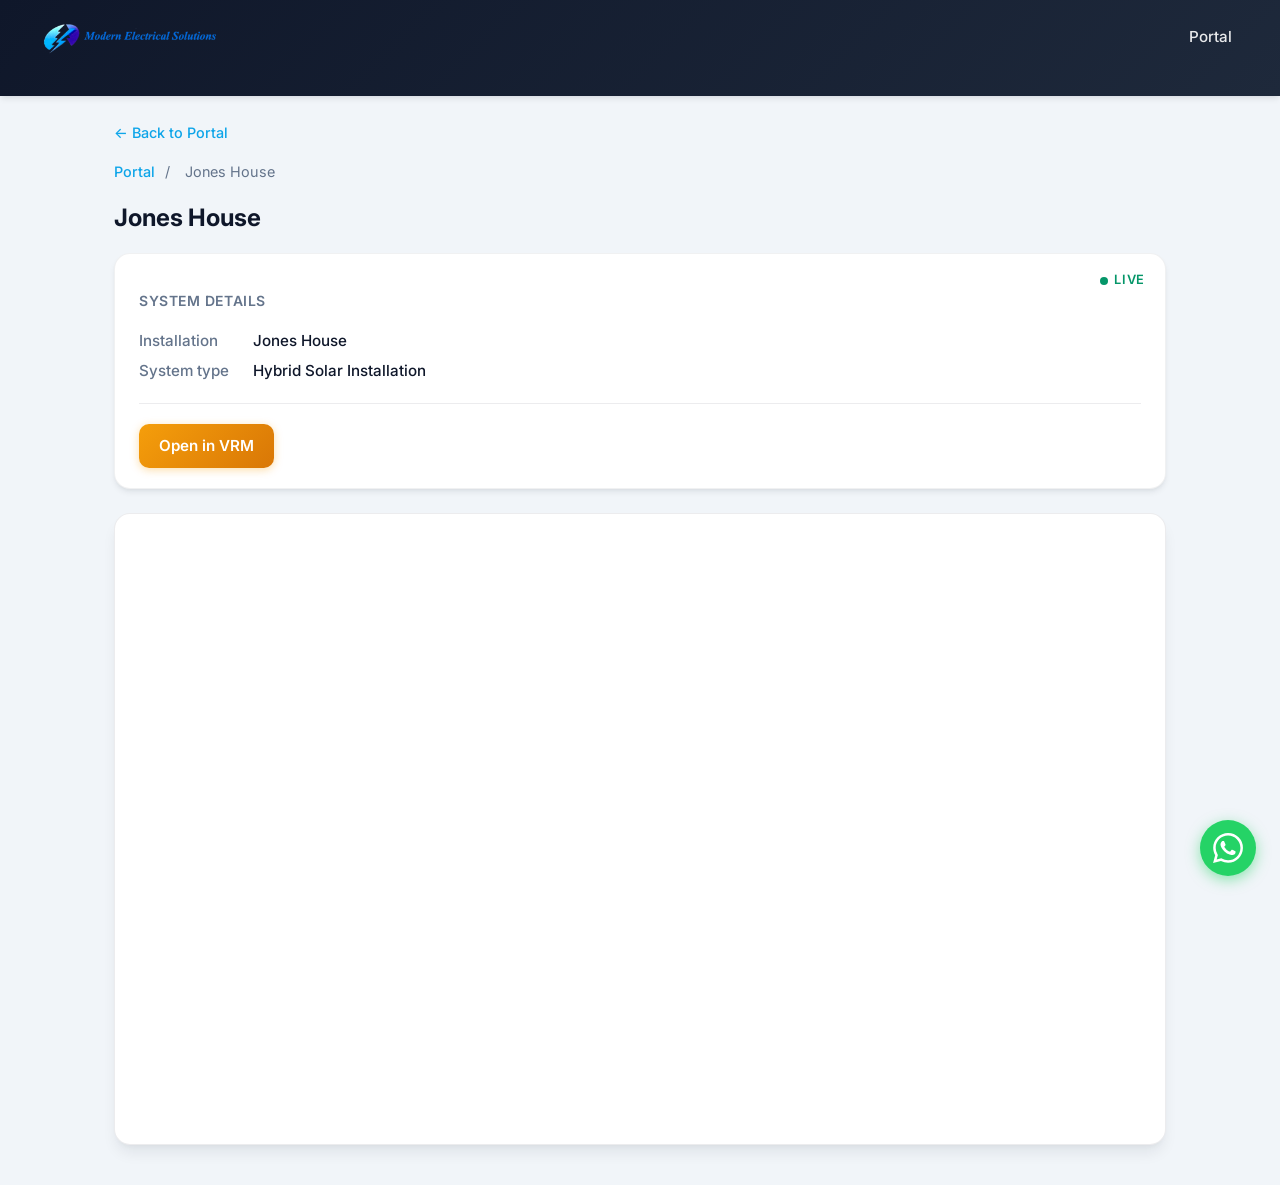
<file: systems/jones-house.html>
<!DOCTYPE html>
<html lang="en">
<head>
  <meta charset="UTF-8">
  <meta name="viewport" content="width=device-width, initial-scale=1.0">
  <link rel="icon" href="../assets/images/logo-footer.png" type="image/png">
  <title>System — Modern Electrical Solutions</title>
  <link rel="preconnect" href="https://fonts.googleapis.com">
  <link rel="preconnect" href="https://fonts.gstatic.com" crossorigin>
  <link href="https://fonts.googleapis.com/css2?family=Inter:wght@400;500;600;700&display=swap" rel="stylesheet">
  <link rel="stylesheet" href="../style.css">
</head>
<body class="page-system" data-slug="jones-house">
  <a href="#main-content" class="skip-link">Skip to main content</a>
  <header class="site-header">
    <div class="header-inner">
      <nav class="site-nav" aria-label="Main navigation">
        <a href="../index.html" class="nav-logo"><img src="../assets/images/logo.png" alt="Modern Electrical Solutions"></a>
        <ul class="nav-links">
          <li><a href="../index.html">Portal</a></li>
          <li><a href="../about.html">About</a></li>
          <li><a href="../services.html">Services</a></li>
          <li><a href="../contact.html">Contact</a></li>
        </ul>
        <button type="button" class="nav-toggle" aria-label="Open menu" aria-expanded="false"></button>
      </nav>
      <a href="../index.html" class="back-link" aria-label="Back to Portal">← Back to Portal</a>
      <h1 class="logo page-system-logo" id="header-system-name">System Dashboard</h1>
      <p class="tagline">Live VRM data</p>
    </div>
  </header>

  <main class="main-content" id="main-content">
    <a href="../index.html" class="back-link-content" aria-label="Back to Portal">← Back to Portal</a>
    <nav class="breadcrumb" aria-label="Breadcrumb"><a href="../index.html">Portal</a><span> / </span><span id="breadcrumb-name">—</span></nav>
    <h2 id="system-name" class="system-title">Loading…</h2>
    <section id="system-details" class="system-details" aria-label="System details" style="display: none;">
      <div class="system-details-main">
        <h3 class="system-details-title">System details</h3>
        <dl id="system-details-list" class="system-details-list"></dl>
        <div class="system-details-actions">
          <a id="vrm-open-btn" href="#" target="_blank" rel="noopener noreferrer" class="btn btn-vrm-open" style="display: none;">Open in VRM</a>
        </div>
      </div>
      <p class="live-indicator" role="status" aria-live="polite" id="live-indicator">
        <span class="live-indicator-dot"></span>
        <span>Live</span>
      </p>
    </section>
    <div class="iframe-wrap" id="iframe-wrap">
      <div class="iframe-loading" id="iframe-loading">Loading dashboard…</div>
      <div id="placeholder" class="placeholder-message" style="display: none;">
        VRM dashboard link will appear here once configured.
      </div>
      <iframe id="vrm-iframe" class="vrm-iframe" title="VRM Dashboard" style="display: none;"></iframe>
    </div>
  </main>

  <a href="https://wa.me/14735340037" class="whatsapp-float" target="_blank" rel="noopener noreferrer" aria-label="Chat on WhatsApp">
    <svg viewBox="0 0 24 24" xmlns="http://www.w3.org/2000/svg"><path d="M17.472 14.382c-.297-.149-1.758-.867-2.03-.967-.273-.099-.471-.148-.67.15-.197.297-.767.966-.94 1.164-.173.199-.347.223-.644.075-.297-.15-1.255-.463-2.39-1.475-.883-.788-1.48-1.761-1.653-2.059-.173-.297-.018-.458.13-.606.134-.133.298-.347.446-.52.149-.174.198-.298.298-.497.099-.198.05-.371-.025-.52-.075-.149-.669-1.612-.916-2.207-.242-.579-.487-.5-.669-.51-.173-.008-.371-.01-.57-.01-.198 0-.52.074-.792.372-.272.297-1.04 1.016-1.04 2.479 0 1.462 1.065 2.875 1.213 3.074.149.198 2.096 3.2 5.077 4.487.709.306 1.262.489 1.694.625.712.227 1.36.195 1.871.118.571-.085 1.758-.719 2.006-1.413.248-.694.248-1.289.173-1.413-.074-.124-.272-.198-.57-.347m-5.421 7.403h-.004a9.87 9.87 0 01-5.031-1.378l-.361-.214-3.741.982.998-3.648-.235-.374a9.86 9.86 0 01-1.51-5.26c.001-5.45 4.436-9.884 9.888-9.884 2.64 0 5.122 1.03 6.988 2.898a9.825 9.825 0 012.893 6.994c-.003 5.45-4.437 9.884-9.885 9.884m8.413-18.297A11.815 11.815 0 0012.05 0C5.495 0 .16 5.335.157 11.892c0 2.096.547 4.142 1.588 5.945L.057 24l6.305-1.654a11.882 11.882 0 005.683 1.448h.005c6.554 0 11.89-5.335 11.893-11.893a11.821 11.821 0 00-3.48-8.413z"/></svg>
  </a>

  <script src="../assets/systems.js"></script>
  <script src="system-page.js"></script>
  <script src="../assets/nav.js"></script>
</body>
</html>
</file>
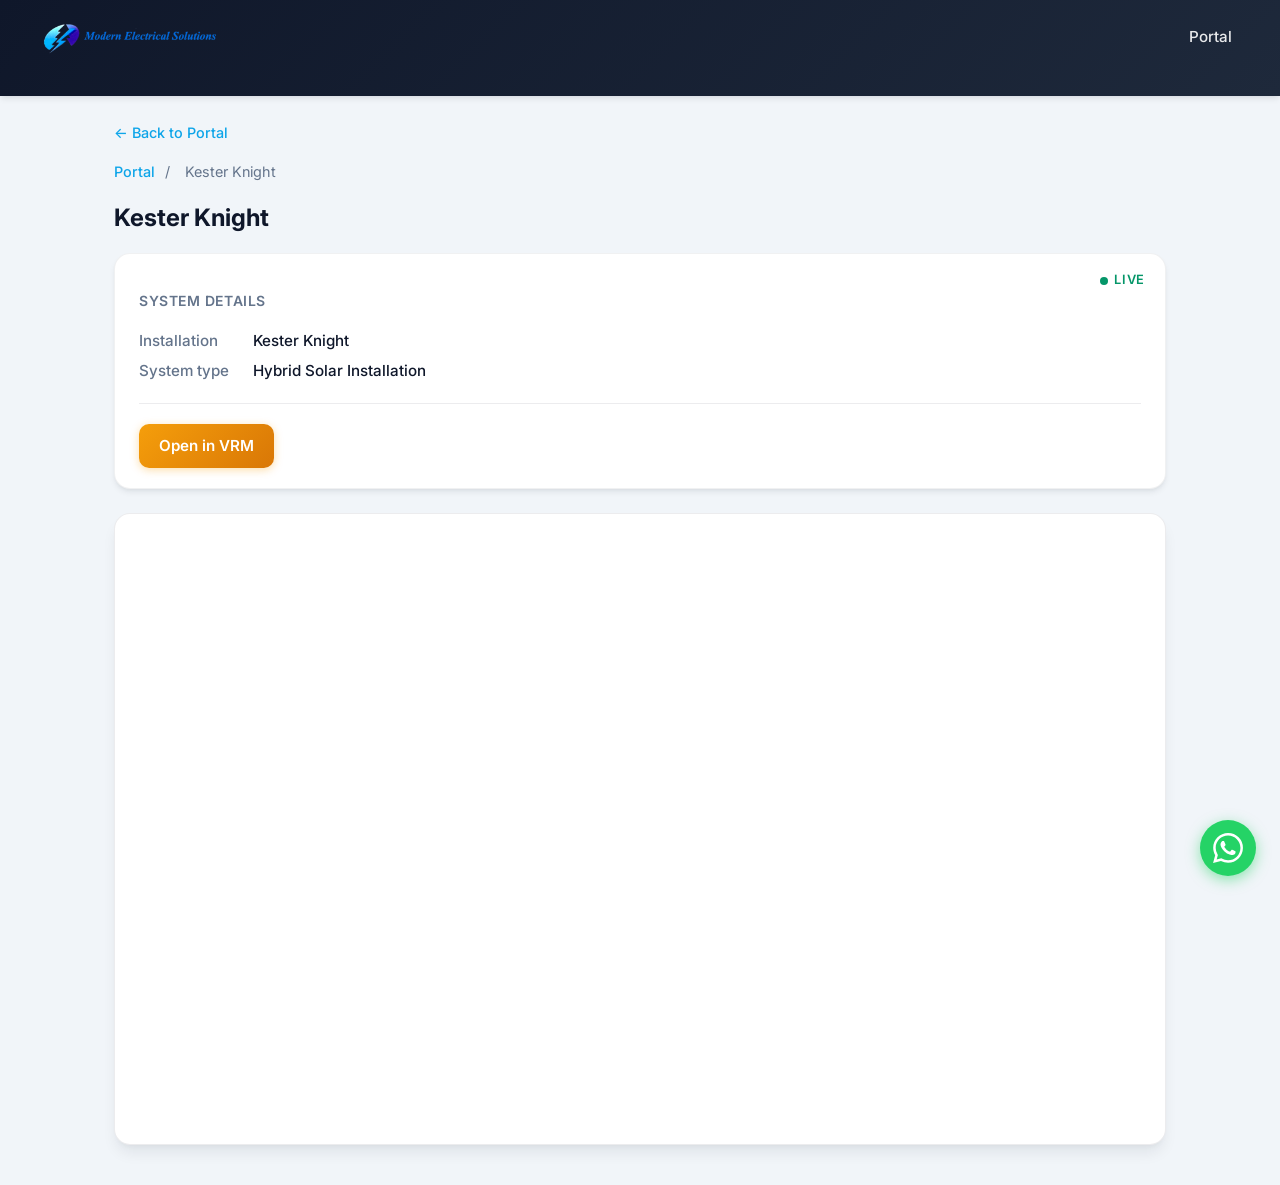
<file: systems/kester-knight.html>
<!DOCTYPE html>
<html lang="en">
<head>
  <meta charset="UTF-8">
  <meta name="viewport" content="width=device-width, initial-scale=1.0">
  <link rel="icon" href="../assets/images/logo-footer.png" type="image/png">
  <title>System — Modern Electrical Solutions</title>
  <link rel="preconnect" href="https://fonts.googleapis.com">
  <link rel="preconnect" href="https://fonts.gstatic.com" crossorigin>
  <link href="https://fonts.googleapis.com/css2?family=Inter:wght@400;500;600;700&display=swap" rel="stylesheet">
  <link rel="stylesheet" href="../style.css">
</head>
<body class="page-system" data-slug="kester-knight">
  <a href="#main-content" class="skip-link">Skip to main content</a>
  <header class="site-header">
    <div class="header-inner">
      <nav class="site-nav" aria-label="Main navigation">
        <a href="../index.html" class="nav-logo"><img src="../assets/images/logo.png" alt="Modern Electrical Solutions"></a>
        <ul class="nav-links">
          <li><a href="../index.html">Portal</a></li>
          <li><a href="../about.html">About</a></li>
          <li><a href="../services.html">Services</a></li>
          <li><a href="../contact.html">Contact</a></li>
        </ul>
        <button type="button" class="nav-toggle" aria-label="Open menu" aria-expanded="false"></button>
      </nav>
      <a href="../index.html" class="back-link" aria-label="Back to Portal">← Back to Portal</a>
      <h1 class="logo page-system-logo" id="header-system-name">System Dashboard</h1>
      <p class="tagline">Live VRM data</p>
    </div>
  </header>

  <main class="main-content" id="main-content">
    <a href="../index.html" class="back-link-content" aria-label="Back to Portal">← Back to Portal</a>
    <nav class="breadcrumb" aria-label="Breadcrumb"><a href="../index.html">Portal</a><span> / </span><span id="breadcrumb-name">—</span></nav>
    <h2 id="system-name" class="system-title">Loading…</h2>
    <section id="system-details" class="system-details" aria-label="System details" style="display: none;">
      <div class="system-details-main">
        <h3 class="system-details-title">System details</h3>
        <dl id="system-details-list" class="system-details-list"></dl>
        <div class="system-details-actions">
          <a id="vrm-open-btn" href="#" target="_blank" rel="noopener noreferrer" class="btn btn-vrm-open" style="display: none;">Open in VRM</a>
        </div>
      </div>
      <p class="live-indicator" role="status" aria-live="polite" id="live-indicator">
        <span class="live-indicator-dot"></span>
        <span>Live</span>
      </p>
    </section>
    <div class="iframe-wrap" id="iframe-wrap">
      <div class="iframe-loading" id="iframe-loading">Loading dashboard…</div>
      <div id="placeholder" class="placeholder-message" style="display: none;">
        VRM dashboard link will appear here once configured.
      </div>
      <iframe id="vrm-iframe" class="vrm-iframe" title="VRM Dashboard" style="display: none;"></iframe>
    </div>
  </main>

  <a href="https://wa.me/14735340037" class="whatsapp-float" target="_blank" rel="noopener noreferrer" aria-label="Chat on WhatsApp">
    <svg viewBox="0 0 24 24" xmlns="http://www.w3.org/2000/svg"><path d="M17.472 14.382c-.297-.149-1.758-.867-2.03-.967-.273-.099-.471-.148-.67.15-.197.297-.767.966-.94 1.164-.173.199-.347.223-.644.075-.297-.15-1.255-.463-2.39-1.475-.883-.788-1.48-1.761-1.653-2.059-.173-.297-.018-.458.13-.606.134-.133.298-.347.446-.52.149-.174.198-.298.298-.497.099-.198.05-.371-.025-.52-.075-.149-.669-1.612-.916-2.207-.242-.579-.487-.5-.669-.51-.173-.008-.371-.01-.57-.01-.198 0-.52.074-.792.372-.272.297-1.04 1.016-1.04 2.479 0 1.462 1.065 2.875 1.213 3.074.149.198 2.096 3.2 5.077 4.487.709.306 1.262.489 1.694.625.712.227 1.36.195 1.871.118.571-.085 1.758-.719 2.006-1.413.248-.694.248-1.289.173-1.413-.074-.124-.272-.198-.57-.347m-5.421 7.403h-.004a9.87 9.87 0 01-5.031-1.378l-.361-.214-3.741.982.998-3.648-.235-.374a9.86 9.86 0 01-1.51-5.26c.001-5.45 4.436-9.884 9.888-9.884 2.64 0 5.122 1.03 6.988 2.898a9.825 9.825 0 012.893 6.994c-.003 5.45-4.437 9.884-9.885 9.884m8.413-18.297A11.815 11.815 0 0012.05 0C5.495 0 .16 5.335.157 11.892c0 2.096.547 4.142 1.588 5.945L.057 24l6.305-1.654a11.882 11.882 0 005.683 1.448h.005c6.554 0 11.89-5.335 11.893-11.893a11.821 11.821 0 00-3.48-8.413z"/></svg>
  </a>

  <script src="../assets/systems.js"></script>
  <script src="system-page.js"></script>
  <script src="../assets/nav.js"></script>
</body>
</html>
</file>
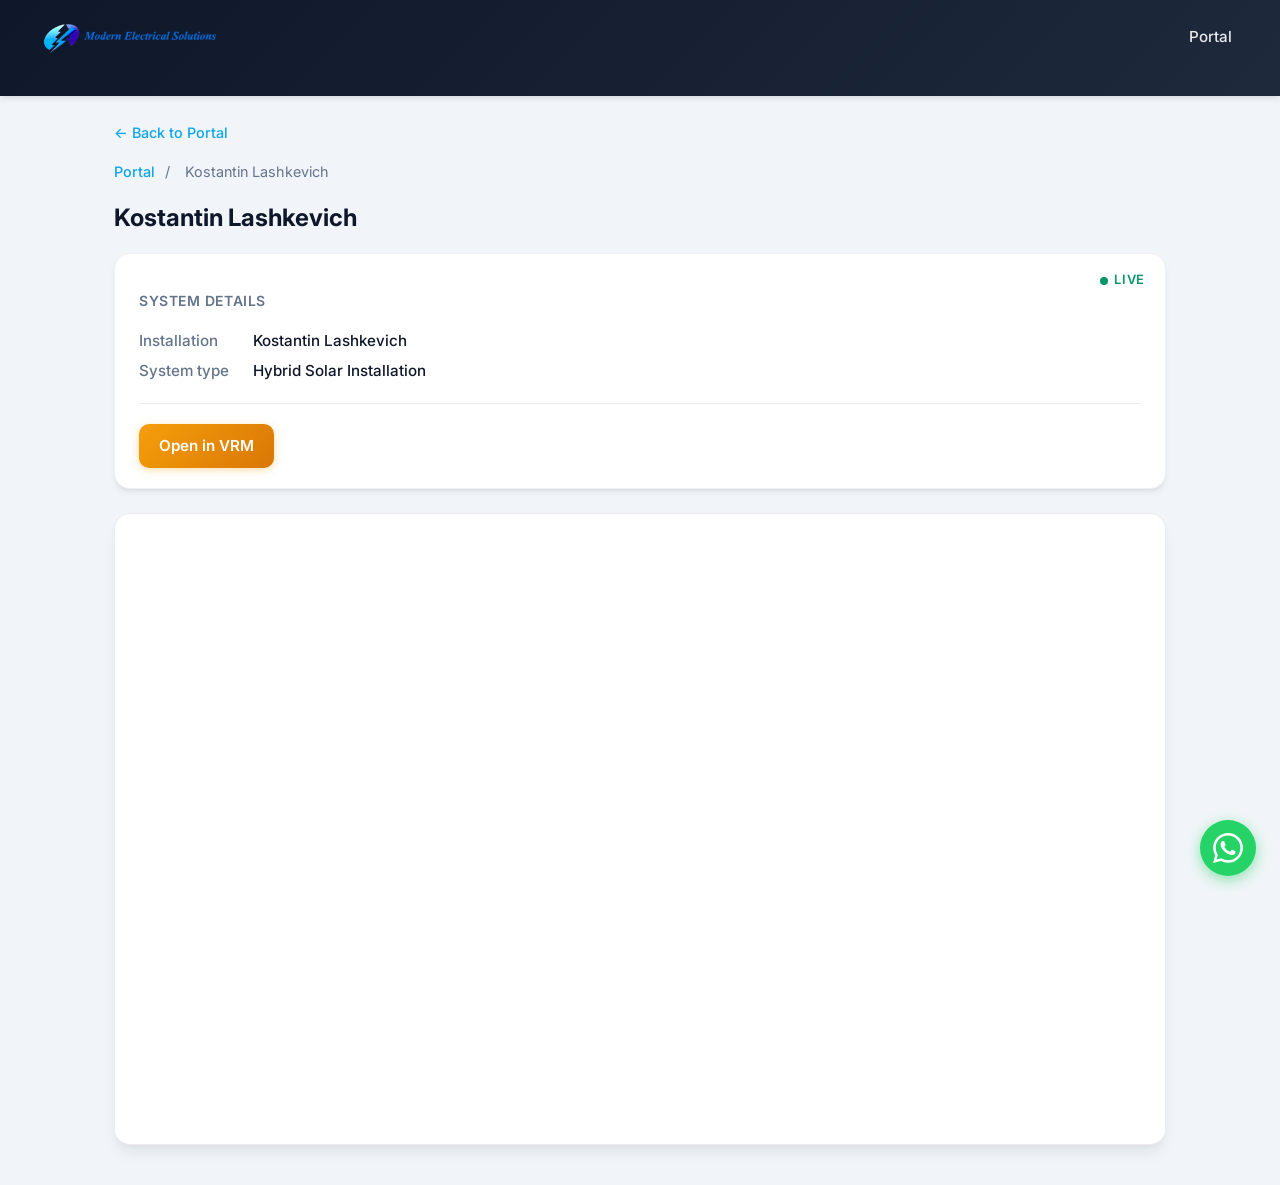
<file: systems/kostantin-lashkevich.html>
<!DOCTYPE html>
<html lang="en">
<head>
  <meta charset="UTF-8">
  <meta name="viewport" content="width=device-width, initial-scale=1.0">
  <link rel="icon" href="../assets/images/logo-footer.png" type="image/png">
  <title>System — Modern Electrical Solutions</title>
  <link rel="preconnect" href="https://fonts.googleapis.com">
  <link rel="preconnect" href="https://fonts.gstatic.com" crossorigin>
  <link href="https://fonts.googleapis.com/css2?family=Inter:wght@400;500;600;700&display=swap" rel="stylesheet">
  <link rel="stylesheet" href="../style.css">
</head>
<body class="page-system" data-slug="kostantin-lashkevich">
  <a href="#main-content" class="skip-link">Skip to main content</a>
  <header class="site-header">
    <div class="header-inner">
      <nav class="site-nav" aria-label="Main navigation">
        <a href="../index.html" class="nav-logo"><img src="../assets/images/logo.png" alt="Modern Electrical Solutions"></a>
        <ul class="nav-links">
          <li><a href="../index.html">Portal</a></li>
          <li><a href="../about.html">About</a></li>
          <li><a href="../services.html">Services</a></li>
          <li><a href="../contact.html">Contact</a></li>
        </ul>
        <button type="button" class="nav-toggle" aria-label="Open menu" aria-expanded="false"></button>
      </nav>
      <a href="../index.html" class="back-link" aria-label="Back to Portal">← Back to Portal</a>
      <h1 class="logo page-system-logo" id="header-system-name">System Dashboard</h1>
      <p class="tagline">Live VRM data</p>
    </div>
  </header>

  <main class="main-content" id="main-content">
    <a href="../index.html" class="back-link-content" aria-label="Back to Portal">← Back to Portal</a>
    <nav class="breadcrumb" aria-label="Breadcrumb"><a href="../index.html">Portal</a><span> / </span><span id="breadcrumb-name">—</span></nav>
    <h2 id="system-name" class="system-title">Loading…</h2>
    <section id="system-details" class="system-details" aria-label="System details" style="display: none;">
      <div class="system-details-main">
        <h3 class="system-details-title">System details</h3>
        <dl id="system-details-list" class="system-details-list"></dl>
        <div class="system-details-actions">
          <a id="vrm-open-btn" href="#" target="_blank" rel="noopener noreferrer" class="btn btn-vrm-open" style="display: none;">Open in VRM</a>
        </div>
      </div>
      <p class="live-indicator" role="status" aria-live="polite" id="live-indicator">
        <span class="live-indicator-dot"></span>
        <span>Live</span>
      </p>
    </section>
    <div class="iframe-wrap" id="iframe-wrap">
      <div class="iframe-loading" id="iframe-loading">Loading dashboard…</div>
      <div id="placeholder" class="placeholder-message" style="display: none;">
        VRM dashboard link will appear here once configured.
      </div>
      <iframe id="vrm-iframe" class="vrm-iframe" title="VRM Dashboard" style="display: none;"></iframe>
    </div>
  </main>

  <a href="https://wa.me/14735340037" class="whatsapp-float" target="_blank" rel="noopener noreferrer" aria-label="Chat on WhatsApp">
    <svg viewBox="0 0 24 24" xmlns="http://www.w3.org/2000/svg"><path d="M17.472 14.382c-.297-.149-1.758-.867-2.03-.967-.273-.099-.471-.148-.67.15-.197.297-.767.966-.94 1.164-.173.199-.347.223-.644.075-.297-.15-1.255-.463-2.39-1.475-.883-.788-1.48-1.761-1.653-2.059-.173-.297-.018-.458.13-.606.134-.133.298-.347.446-.52.149-.174.198-.298.298-.497.099-.198.05-.371-.025-.52-.075-.149-.669-1.612-.916-2.207-.242-.579-.487-.5-.669-.51-.173-.008-.371-.01-.57-.01-.198 0-.52.074-.792.372-.272.297-1.04 1.016-1.04 2.479 0 1.462 1.065 2.875 1.213 3.074.149.198 2.096 3.2 5.077 4.487.709.306 1.262.489 1.694.625.712.227 1.36.195 1.871.118.571-.085 1.758-.719 2.006-1.413.248-.694.248-1.289.173-1.413-.074-.124-.272-.198-.57-.347m-5.421 7.403h-.004a9.87 9.87 0 01-5.031-1.378l-.361-.214-3.741.982.998-3.648-.235-.374a9.86 9.86 0 01-1.51-5.26c.001-5.45 4.436-9.884 9.888-9.884 2.64 0 5.122 1.03 6.988 2.898a9.825 9.825 0 012.893 6.994c-.003 5.45-4.437 9.884-9.885 9.884m8.413-18.297A11.815 11.815 0 0012.05 0C5.495 0 .16 5.335.157 11.892c0 2.096.547 4.142 1.588 5.945L.057 24l6.305-1.654a11.882 11.882 0 005.683 1.448h.005c6.554 0 11.89-5.335 11.893-11.893a11.821 11.821 0 00-3.48-8.413z"/></svg>
  </a>

  <script src="../assets/systems.js"></script>
  <script src="system-page.js"></script>
  <script src="../assets/nav.js"></script>
</body>
</html>
</file>
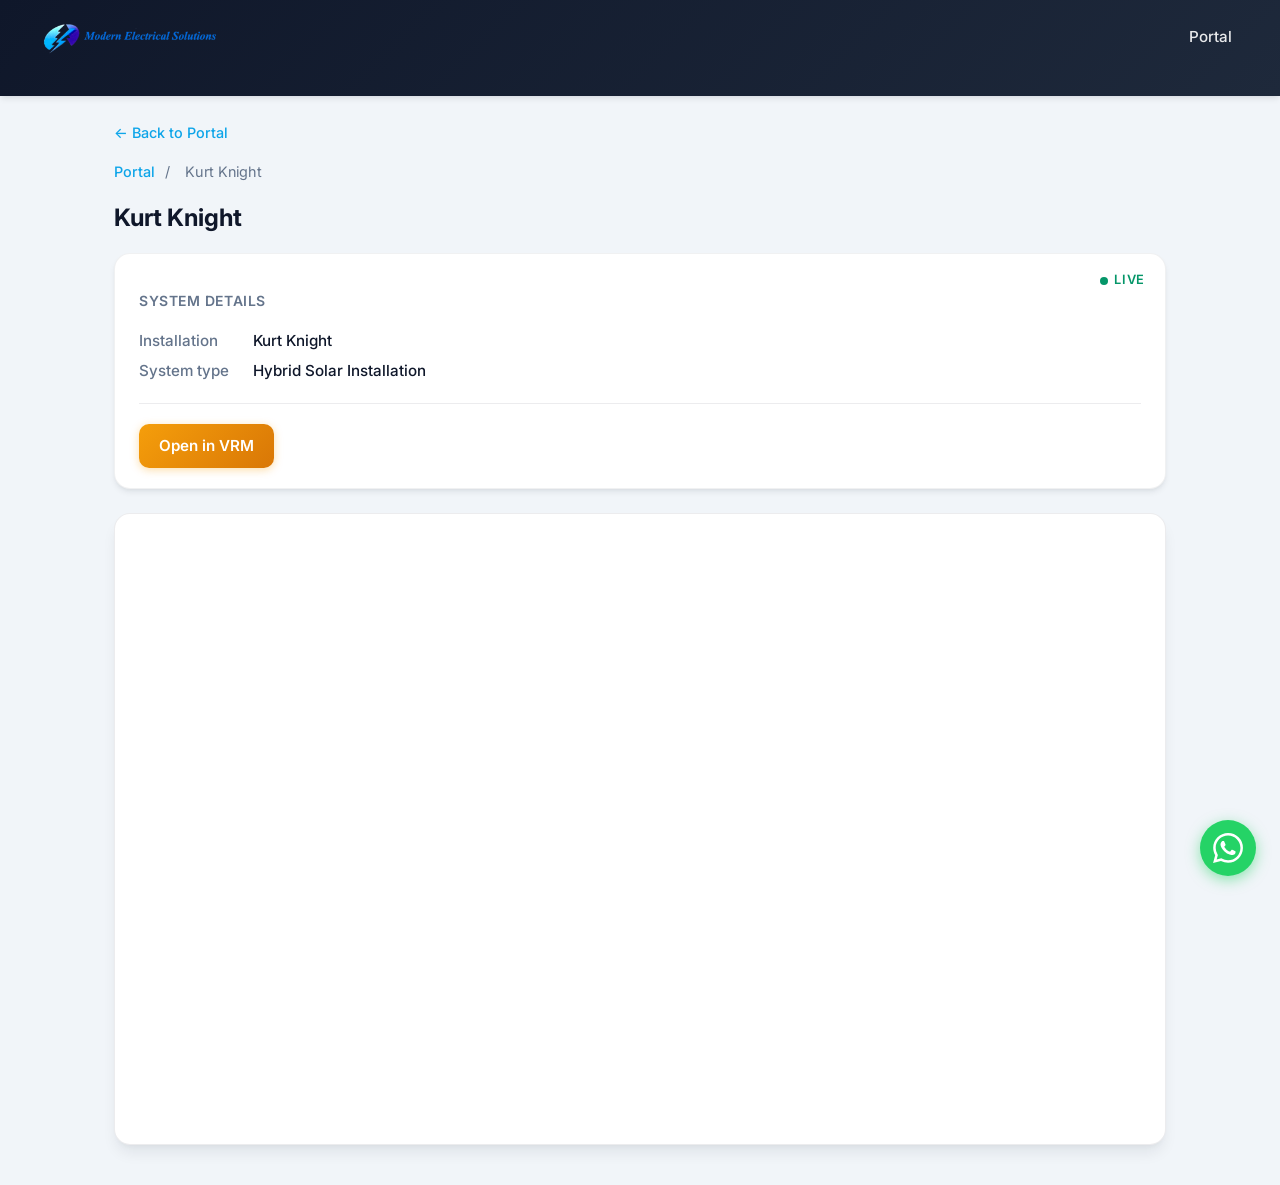
<file: systems/kurt-knight.html>
<!DOCTYPE html>
<html lang="en">
<head>
  <meta charset="UTF-8">
  <meta name="viewport" content="width=device-width, initial-scale=1.0">
  <link rel="icon" href="../assets/images/logo-footer.png" type="image/png">
  <title>System — Modern Electrical Solutions</title>
  <link rel="preconnect" href="https://fonts.googleapis.com">
  <link rel="preconnect" href="https://fonts.gstatic.com" crossorigin>
  <link href="https://fonts.googleapis.com/css2?family=Inter:wght@400;500;600;700&display=swap" rel="stylesheet">
  <link rel="stylesheet" href="../style.css">
</head>
<body class="page-system" data-slug="kurt-knight">
  <a href="#main-content" class="skip-link">Skip to main content</a>
  <header class="site-header">
    <div class="header-inner">
      <nav class="site-nav" aria-label="Main navigation">
        <a href="../index.html" class="nav-logo"><img src="../assets/images/logo.png" alt="Modern Electrical Solutions"></a>
        <ul class="nav-links">
          <li><a href="../index.html">Portal</a></li>
          <li><a href="../about.html">About</a></li>
          <li><a href="../services.html">Services</a></li>
          <li><a href="../contact.html">Contact</a></li>
        </ul>
        <button type="button" class="nav-toggle" aria-label="Open menu" aria-expanded="false"></button>
      </nav>
      <a href="../index.html" class="back-link" aria-label="Back to Portal">← Back to Portal</a>
      <h1 class="logo page-system-logo" id="header-system-name">System Dashboard</h1>
      <p class="tagline">Live VRM data</p>
    </div>
  </header>

  <main class="main-content" id="main-content">
    <a href="../index.html" class="back-link-content" aria-label="Back to Portal">← Back to Portal</a>
    <nav class="breadcrumb" aria-label="Breadcrumb"><a href="../index.html">Portal</a><span> / </span><span id="breadcrumb-name">—</span></nav>
    <h2 id="system-name" class="system-title">Loading…</h2>
    <section id="system-details" class="system-details" aria-label="System details" style="display: none;">
      <div class="system-details-main">
        <h3 class="system-details-title">System details</h3>
        <dl id="system-details-list" class="system-details-list"></dl>
        <div class="system-details-actions">
          <a id="vrm-open-btn" href="#" target="_blank" rel="noopener noreferrer" class="btn btn-vrm-open" style="display: none;">Open in VRM</a>
        </div>
      </div>
      <p class="live-indicator" role="status" aria-live="polite" id="live-indicator">
        <span class="live-indicator-dot"></span>
        <span>Live</span>
      </p>
    </section>
    <div class="iframe-wrap" id="iframe-wrap">
      <div class="iframe-loading" id="iframe-loading">Loading dashboard…</div>
      <div id="placeholder" class="placeholder-message" style="display: none;">
        VRM dashboard link will appear here once configured.
      </div>
      <iframe id="vrm-iframe" class="vrm-iframe" title="VRM Dashboard" style="display: none;"></iframe>
    </div>
  </main>

  <a href="https://wa.me/14735340037" class="whatsapp-float" target="_blank" rel="noopener noreferrer" aria-label="Chat on WhatsApp">
    <svg viewBox="0 0 24 24" xmlns="http://www.w3.org/2000/svg"><path d="M17.472 14.382c-.297-.149-1.758-.867-2.03-.967-.273-.099-.471-.148-.67.15-.197.297-.767.966-.94 1.164-.173.199-.347.223-.644.075-.297-.15-1.255-.463-2.39-1.475-.883-.788-1.48-1.761-1.653-2.059-.173-.297-.018-.458.13-.606.134-.133.298-.347.446-.52.149-.174.198-.298.298-.497.099-.198.05-.371-.025-.52-.075-.149-.669-1.612-.916-2.207-.242-.579-.487-.5-.669-.51-.173-.008-.371-.01-.57-.01-.198 0-.52.074-.792.372-.272.297-1.04 1.016-1.04 2.479 0 1.462 1.065 2.875 1.213 3.074.149.198 2.096 3.2 5.077 4.487.709.306 1.262.489 1.694.625.712.227 1.36.195 1.871.118.571-.085 1.758-.719 2.006-1.413.248-.694.248-1.289.173-1.413-.074-.124-.272-.198-.57-.347m-5.421 7.403h-.004a9.87 9.87 0 01-5.031-1.378l-.361-.214-3.741.982.998-3.648-.235-.374a9.86 9.86 0 01-1.51-5.26c.001-5.45 4.436-9.884 9.888-9.884 2.64 0 5.122 1.03 6.988 2.898a9.825 9.825 0 012.893 6.994c-.003 5.45-4.437 9.884-9.885 9.884m8.413-18.297A11.815 11.815 0 0012.05 0C5.495 0 .16 5.335.157 11.892c0 2.096.547 4.142 1.588 5.945L.057 24l6.305-1.654a11.882 11.882 0 005.683 1.448h.005c6.554 0 11.89-5.335 11.893-11.893a11.821 11.821 0 00-3.48-8.413z"/></svg>
  </a>

  <script src="../assets/systems.js"></script>
  <script src="system-page.js"></script>
  <script src="../assets/nav.js"></script>
</body>
</html>
</file>
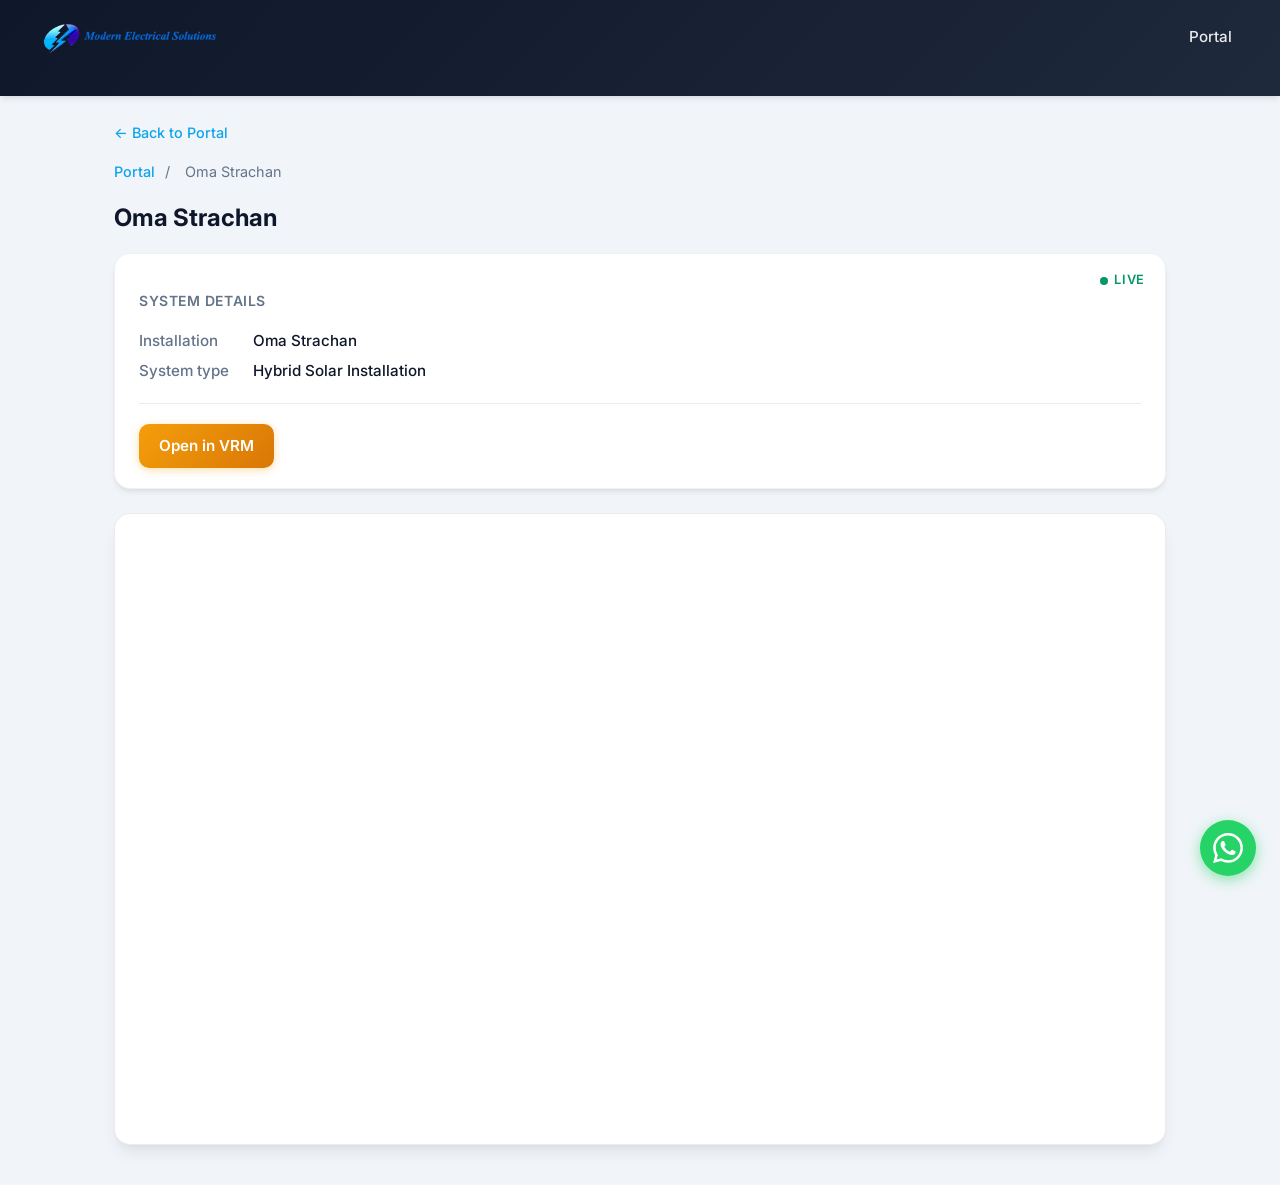
<file: systems/oma-strachan.html>
<!DOCTYPE html>
<html lang="en">
<head>
  <meta charset="UTF-8">
  <meta name="viewport" content="width=device-width, initial-scale=1.0">
  <link rel="icon" href="../assets/images/logo-footer.png" type="image/png">
  <title>System — Modern Electrical Solutions</title>
  <link rel="preconnect" href="https://fonts.googleapis.com">
  <link rel="preconnect" href="https://fonts.gstatic.com" crossorigin>
  <link href="https://fonts.googleapis.com/css2?family=Inter:wght@400;500;600;700&display=swap" rel="stylesheet">
  <link rel="stylesheet" href="../style.css">
</head>
<body class="page-system" data-slug="oma-strachan">
  <a href="#main-content" class="skip-link">Skip to main content</a>
  <header class="site-header">
    <div class="header-inner">
      <nav class="site-nav" aria-label="Main navigation">
        <a href="../index.html" class="nav-logo"><img src="../assets/images/logo.png" alt="Modern Electrical Solutions"></a>
        <ul class="nav-links">
          <li><a href="../index.html">Portal</a></li>
          <li><a href="../about.html">About</a></li>
          <li><a href="../services.html">Services</a></li>
          <li><a href="../contact.html">Contact</a></li>
        </ul>
        <button type="button" class="nav-toggle" aria-label="Open menu" aria-expanded="false"></button>
      </nav>
      <a href="../index.html" class="back-link" aria-label="Back to Portal">← Back to Portal</a>
      <h1 class="logo page-system-logo" id="header-system-name">System Dashboard</h1>
      <p class="tagline">Live VRM data</p>
    </div>
  </header>

  <main class="main-content" id="main-content">
    <a href="../index.html" class="back-link-content" aria-label="Back to Portal">← Back to Portal</a>
    <nav class="breadcrumb" aria-label="Breadcrumb"><a href="../index.html">Portal</a><span> / </span><span id="breadcrumb-name">—</span></nav>
    <h2 id="system-name" class="system-title">Loading…</h2>
    <section id="system-details" class="system-details" aria-label="System details" style="display: none;">
      <div class="system-details-main">
        <h3 class="system-details-title">System details</h3>
        <dl id="system-details-list" class="system-details-list"></dl>
        <div class="system-details-actions">
          <a id="vrm-open-btn" href="#" target="_blank" rel="noopener noreferrer" class="btn btn-vrm-open" style="display: none;">Open in VRM</a>
        </div>
      </div>
      <p class="live-indicator" role="status" aria-live="polite" id="live-indicator">
        <span class="live-indicator-dot"></span>
        <span>Live</span>
      </p>
    </section>
    <div class="iframe-wrap" id="iframe-wrap">
      <div class="iframe-loading" id="iframe-loading">Loading dashboard…</div>
      <div id="placeholder" class="placeholder-message" style="display: none;">
        VRM dashboard link will appear here once configured.
      </div>
      <iframe id="vrm-iframe" class="vrm-iframe" title="VRM Dashboard" style="display: none;"></iframe>
    </div>
  </main>

  <a href="https://wa.me/14735340037" class="whatsapp-float" target="_blank" rel="noopener noreferrer" aria-label="Chat on WhatsApp">
    <svg viewBox="0 0 24 24" xmlns="http://www.w3.org/2000/svg"><path d="M17.472 14.382c-.297-.149-1.758-.867-2.03-.967-.273-.099-.471-.148-.67.15-.197.297-.767.966-.94 1.164-.173.199-.347.223-.644.075-.297-.15-1.255-.463-2.39-1.475-.883-.788-1.48-1.761-1.653-2.059-.173-.297-.018-.458.13-.606.134-.133.298-.347.446-.52.149-.174.198-.298.298-.497.099-.198.05-.371-.025-.52-.075-.149-.669-1.612-.916-2.207-.242-.579-.487-.5-.669-.51-.173-.008-.371-.01-.57-.01-.198 0-.52.074-.792.372-.272.297-1.04 1.016-1.04 2.479 0 1.462 1.065 2.875 1.213 3.074.149.198 2.096 3.2 5.077 4.487.709.306 1.262.489 1.694.625.712.227 1.36.195 1.871.118.571-.085 1.758-.719 2.006-1.413.248-.694.248-1.289.173-1.413-.074-.124-.272-.198-.57-.347m-5.421 7.403h-.004a9.87 9.87 0 01-5.031-1.378l-.361-.214-3.741.982.998-3.648-.235-.374a9.86 9.86 0 01-1.51-5.26c.001-5.45 4.436-9.884 9.888-9.884 2.64 0 5.122 1.03 6.988 2.898a9.825 9.825 0 012.893 6.994c-.003 5.45-4.437 9.884-9.885 9.884m8.413-18.297A11.815 11.815 0 0012.05 0C5.495 0 .16 5.335.157 11.892c0 2.096.547 4.142 1.588 5.945L.057 24l6.305-1.654a11.882 11.882 0 005.683 1.448h.005c6.554 0 11.89-5.335 11.893-11.893a11.821 11.821 0 00-3.48-8.413z"/></svg>
  </a>

  <script src="../assets/systems.js"></script>
  <script src="system-page.js"></script>
  <script src="../assets/nav.js"></script>
</body>
</html>
</file>
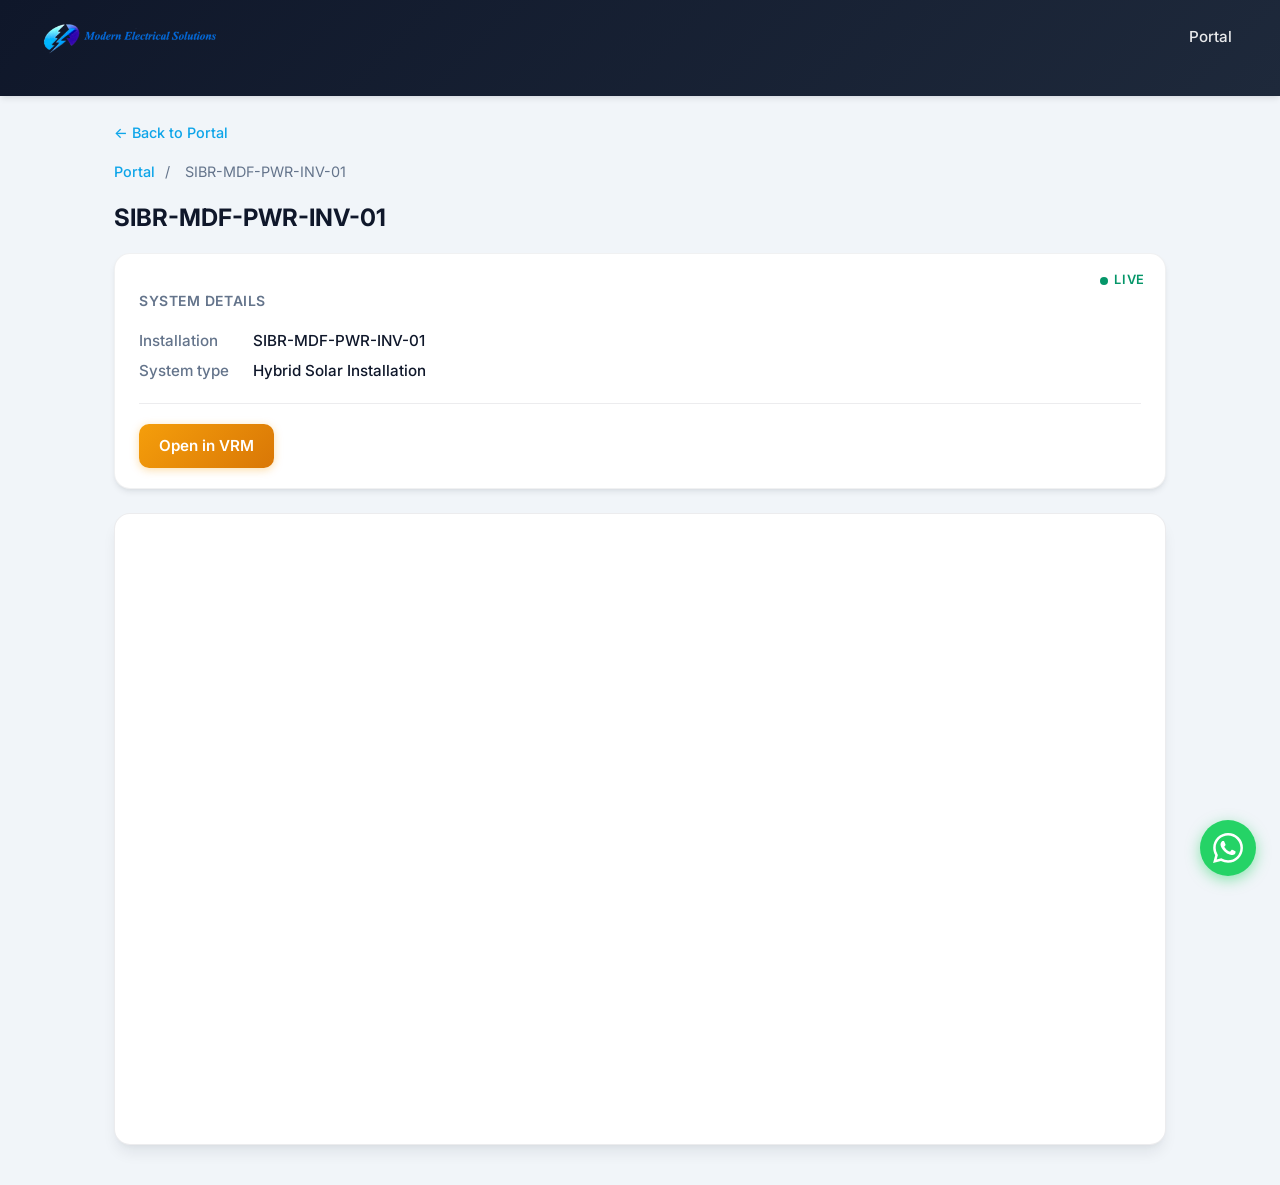
<file: systems/sibr-mdf-pwr-inv-01.html>
<!DOCTYPE html>
<html lang="en">
<head>
  <meta charset="UTF-8">
  <meta name="viewport" content="width=device-width, initial-scale=1.0">
  <link rel="icon" href="../assets/images/logo-footer.png" type="image/png">
  <title>System — Modern Electrical Solutions</title>
  <link rel="preconnect" href="https://fonts.googleapis.com">
  <link rel="preconnect" href="https://fonts.gstatic.com" crossorigin>
  <link href="https://fonts.googleapis.com/css2?family=Inter:wght@400;500;600;700&display=swap" rel="stylesheet">
  <link rel="stylesheet" href="../style.css">
</head>
<body class="page-system" data-slug="sibr-mdf-pwr-inv-01">
  <a href="#main-content" class="skip-link">Skip to main content</a>
  <header class="site-header">
    <div class="header-inner">
      <nav class="site-nav" aria-label="Main navigation">
        <a href="../index.html" class="nav-logo"><img src="../assets/images/logo.png" alt="Modern Electrical Solutions"></a>
        <ul class="nav-links">
          <li><a href="../index.html">Portal</a></li>
          <li><a href="../about.html">About</a></li>
          <li><a href="../services.html">Services</a></li>
          <li><a href="../contact.html">Contact</a></li>
        </ul>
        <button type="button" class="nav-toggle" aria-label="Open menu" aria-expanded="false"></button>
      </nav>
      <a href="../index.html" class="back-link" aria-label="Back to Portal">← Back to Portal</a>
      <h1 class="logo page-system-logo" id="header-system-name">System Dashboard</h1>
      <p class="tagline">Live VRM data</p>
    </div>
  </header>

  <main class="main-content" id="main-content">
    <a href="../index.html" class="back-link-content" aria-label="Back to Portal">← Back to Portal</a>
    <nav class="breadcrumb" aria-label="Breadcrumb"><a href="../index.html">Portal</a><span> / </span><span id="breadcrumb-name">—</span></nav>
    <h2 id="system-name" class="system-title">Loading…</h2>
    <section id="system-details" class="system-details" aria-label="System details" style="display: none;">
      <div class="system-details-main">
        <h3 class="system-details-title">System details</h3>
        <dl id="system-details-list" class="system-details-list"></dl>
        <div class="system-details-actions">
          <a id="vrm-open-btn" href="#" target="_blank" rel="noopener noreferrer" class="btn btn-vrm-open" style="display: none;">Open in VRM</a>
        </div>
      </div>
      <p class="live-indicator" role="status" aria-live="polite" id="live-indicator">
        <span class="live-indicator-dot"></span>
        <span>Live</span>
      </p>
    </section>
    <div class="iframe-wrap" id="iframe-wrap">
      <div class="iframe-loading" id="iframe-loading">Loading dashboard…</div>
      <div id="placeholder" class="placeholder-message" style="display: none;">
        VRM dashboard link will appear here once configured.
      </div>
      <iframe id="vrm-iframe" class="vrm-iframe" title="VRM Dashboard" style="display: none;"></iframe>
    </div>
  </main>

  <a href="https://wa.me/14735340037" class="whatsapp-float" target="_blank" rel="noopener noreferrer" aria-label="Chat on WhatsApp">
    <svg viewBox="0 0 24 24" xmlns="http://www.w3.org/2000/svg"><path d="M17.472 14.382c-.297-.149-1.758-.867-2.03-.967-.273-.099-.471-.148-.67.15-.197.297-.767.966-.94 1.164-.173.199-.347.223-.644.075-.297-.15-1.255-.463-2.39-1.475-.883-.788-1.48-1.761-1.653-2.059-.173-.297-.018-.458.13-.606.134-.133.298-.347.446-.52.149-.174.198-.298.298-.497.099-.198.05-.371-.025-.52-.075-.149-.669-1.612-.916-2.207-.242-.579-.487-.5-.669-.51-.173-.008-.371-.01-.57-.01-.198 0-.52.074-.792.372-.272.297-1.04 1.016-1.04 2.479 0 1.462 1.065 2.875 1.213 3.074.149.198 2.096 3.2 5.077 4.487.709.306 1.262.489 1.694.625.712.227 1.36.195 1.871.118.571-.085 1.758-.719 2.006-1.413.248-.694.248-1.289.173-1.413-.074-.124-.272-.198-.57-.347m-5.421 7.403h-.004a9.87 9.87 0 01-5.031-1.378l-.361-.214-3.741.982.998-3.648-.235-.374a9.86 9.86 0 01-1.51-5.26c.001-5.45 4.436-9.884 9.888-9.884 2.64 0 5.122 1.03 6.988 2.898a9.825 9.825 0 012.893 6.994c-.003 5.45-4.437 9.884-9.885 9.884m8.413-18.297A11.815 11.815 0 0012.05 0C5.495 0 .16 5.335.157 11.892c0 2.096.547 4.142 1.588 5.945L.057 24l6.305-1.654a11.882 11.882 0 005.683 1.448h.005c6.554 0 11.89-5.335 11.893-11.893a11.821 11.821 0 00-3.48-8.413z"/></svg>
  </a>

  <script src="../assets/systems.js"></script>
  <script src="system-page.js"></script>
  <script src="../assets/nav.js"></script>
</body>
</html>
</file>
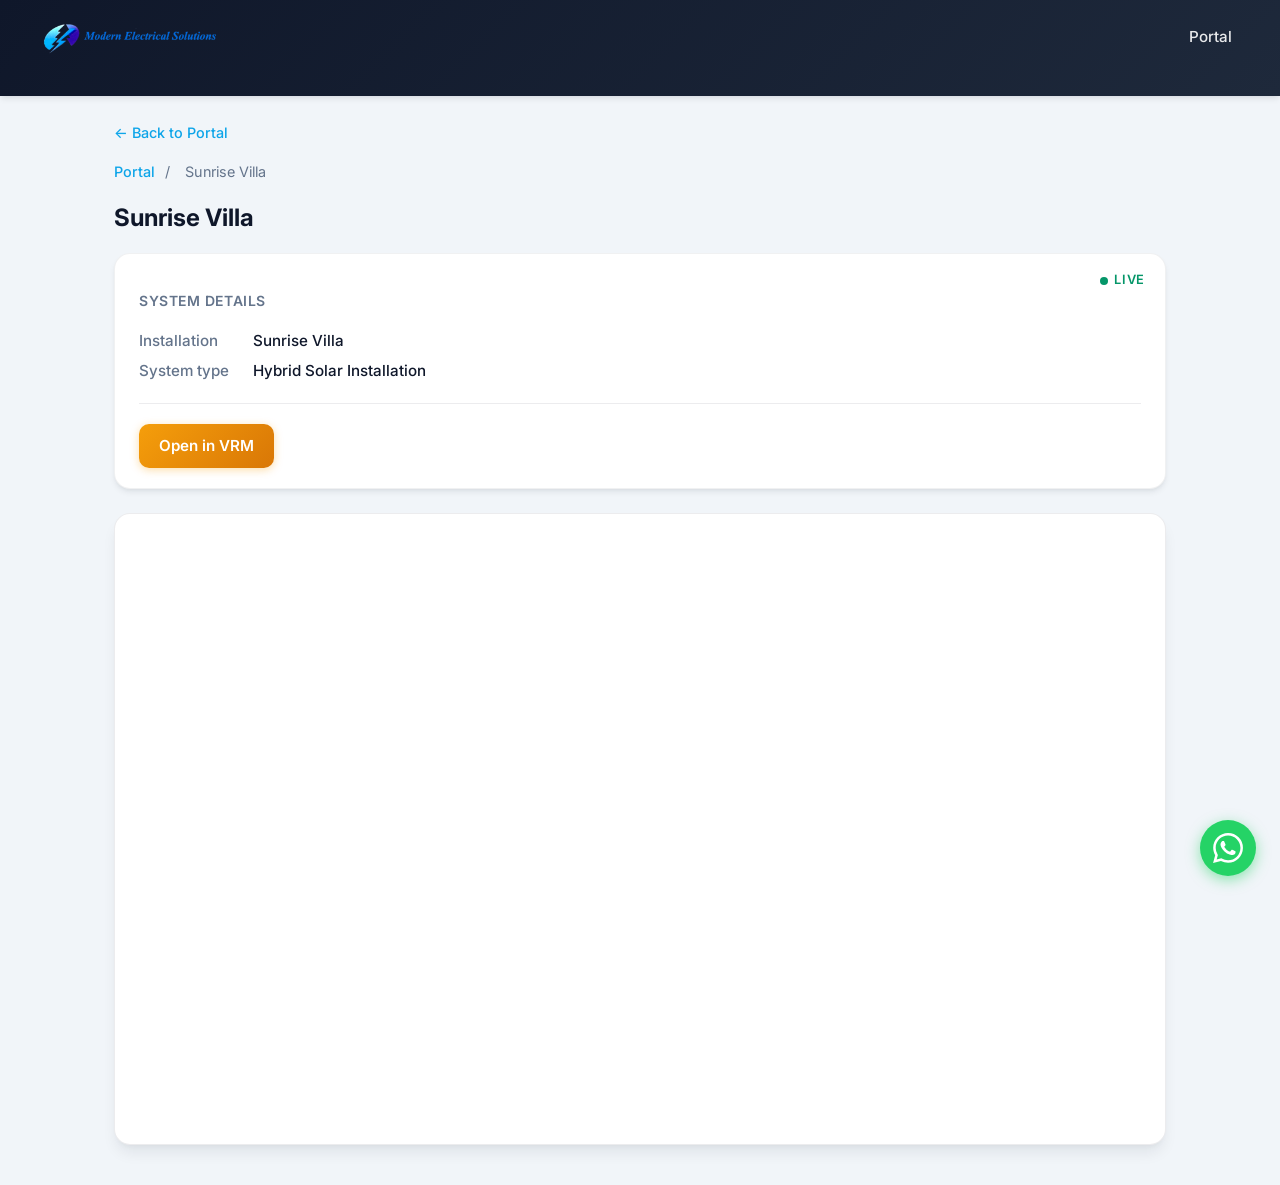
<file: systems/sunrise-villa.html>
<!DOCTYPE html>
<html lang="en">
<head>
  <meta charset="UTF-8">
  <meta name="viewport" content="width=device-width, initial-scale=1.0">
  <link rel="icon" href="../assets/images/logo-footer.png" type="image/png">
  <title>System — Modern Electrical Solutions</title>
  <link rel="preconnect" href="https://fonts.googleapis.com">
  <link rel="preconnect" href="https://fonts.gstatic.com" crossorigin>
  <link href="https://fonts.googleapis.com/css2?family=Inter:wght@400;500;600;700&display=swap" rel="stylesheet">
  <link rel="stylesheet" href="../style.css">
</head>
<body class="page-system" data-slug="sunrise-villa">
  <a href="#main-content" class="skip-link">Skip to main content</a>
  <header class="site-header">
    <div class="header-inner">
      <nav class="site-nav" aria-label="Main navigation">
        <a href="../index.html" class="nav-logo"><img src="../assets/images/logo.png" alt="Modern Electrical Solutions"></a>
        <ul class="nav-links">
          <li><a href="../index.html">Portal</a></li>
          <li><a href="../about.html">About</a></li>
          <li><a href="../services.html">Services</a></li>
          <li><a href="../contact.html">Contact</a></li>
        </ul>
        <button type="button" class="nav-toggle" aria-label="Open menu" aria-expanded="false"></button>
      </nav>
      <a href="../index.html" class="back-link" aria-label="Back to Portal">← Back to Portal</a>
      <h1 class="logo page-system-logo" id="header-system-name">System Dashboard</h1>
      <p class="tagline">Live VRM data</p>
    </div>
  </header>

  <main class="main-content" id="main-content">
    <a href="../index.html" class="back-link-content" aria-label="Back to Portal">← Back to Portal</a>
    <nav class="breadcrumb" aria-label="Breadcrumb"><a href="../index.html">Portal</a><span> / </span><span id="breadcrumb-name">—</span></nav>
    <h2 id="system-name" class="system-title">Loading…</h2>
    <section id="system-details" class="system-details" aria-label="System details" style="display: none;">
      <div class="system-details-main">
        <h3 class="system-details-title">System details</h3>
        <dl id="system-details-list" class="system-details-list"></dl>
        <div class="system-details-actions">
          <a id="vrm-open-btn" href="#" target="_blank" rel="noopener noreferrer" class="btn btn-vrm-open" style="display: none;">Open in VRM</a>
        </div>
      </div>
      <p class="live-indicator" role="status" aria-live="polite" id="live-indicator">
        <span class="live-indicator-dot"></span>
        <span>Live</span>
      </p>
    </section>
    <div class="iframe-wrap" id="iframe-wrap">
      <div class="iframe-loading" id="iframe-loading">Loading dashboard…</div>
      <div id="placeholder" class="placeholder-message" style="display: none;">
        VRM dashboard link will appear here once configured.
      </div>
      <iframe id="vrm-iframe" class="vrm-iframe" title="VRM Dashboard" style="display: none;"></iframe>
    </div>
  </main>

  <a href="https://wa.me/14735340037" class="whatsapp-float" target="_blank" rel="noopener noreferrer" aria-label="Chat on WhatsApp">
    <svg viewBox="0 0 24 24" xmlns="http://www.w3.org/2000/svg"><path d="M17.472 14.382c-.297-.149-1.758-.867-2.03-.967-.273-.099-.471-.148-.67.15-.197.297-.767.966-.94 1.164-.173.199-.347.223-.644.075-.297-.15-1.255-.463-2.39-1.475-.883-.788-1.48-1.761-1.653-2.059-.173-.297-.018-.458.13-.606.134-.133.298-.347.446-.52.149-.174.198-.298.298-.497.099-.198.05-.371-.025-.52-.075-.149-.669-1.612-.916-2.207-.242-.579-.487-.5-.669-.51-.173-.008-.371-.01-.57-.01-.198 0-.52.074-.792.372-.272.297-1.04 1.016-1.04 2.479 0 1.462 1.065 2.875 1.213 3.074.149.198 2.096 3.2 5.077 4.487.709.306 1.262.489 1.694.625.712.227 1.36.195 1.871.118.571-.085 1.758-.719 2.006-1.413.248-.694.248-1.289.173-1.413-.074-.124-.272-.198-.57-.347m-5.421 7.403h-.004a9.87 9.87 0 01-5.031-1.378l-.361-.214-3.741.982.998-3.648-.235-.374a9.86 9.86 0 01-1.51-5.26c.001-5.45 4.436-9.884 9.888-9.884 2.64 0 5.122 1.03 6.988 2.898a9.825 9.825 0 012.893 6.994c-.003 5.45-4.437 9.884-9.885 9.884m8.413-18.297A11.815 11.815 0 0012.05 0C5.495 0 .16 5.335.157 11.892c0 2.096.547 4.142 1.588 5.945L.057 24l6.305-1.654a11.882 11.882 0 005.683 1.448h.005c6.554 0 11.89-5.335 11.893-11.893a11.821 11.821 0 00-3.48-8.413z"/></svg>
  </a>

  <script src="../assets/systems.js"></script>
  <script src="system-page.js"></script>
  <script src="../assets/nav.js"></script>
</body>
</html>
</file>
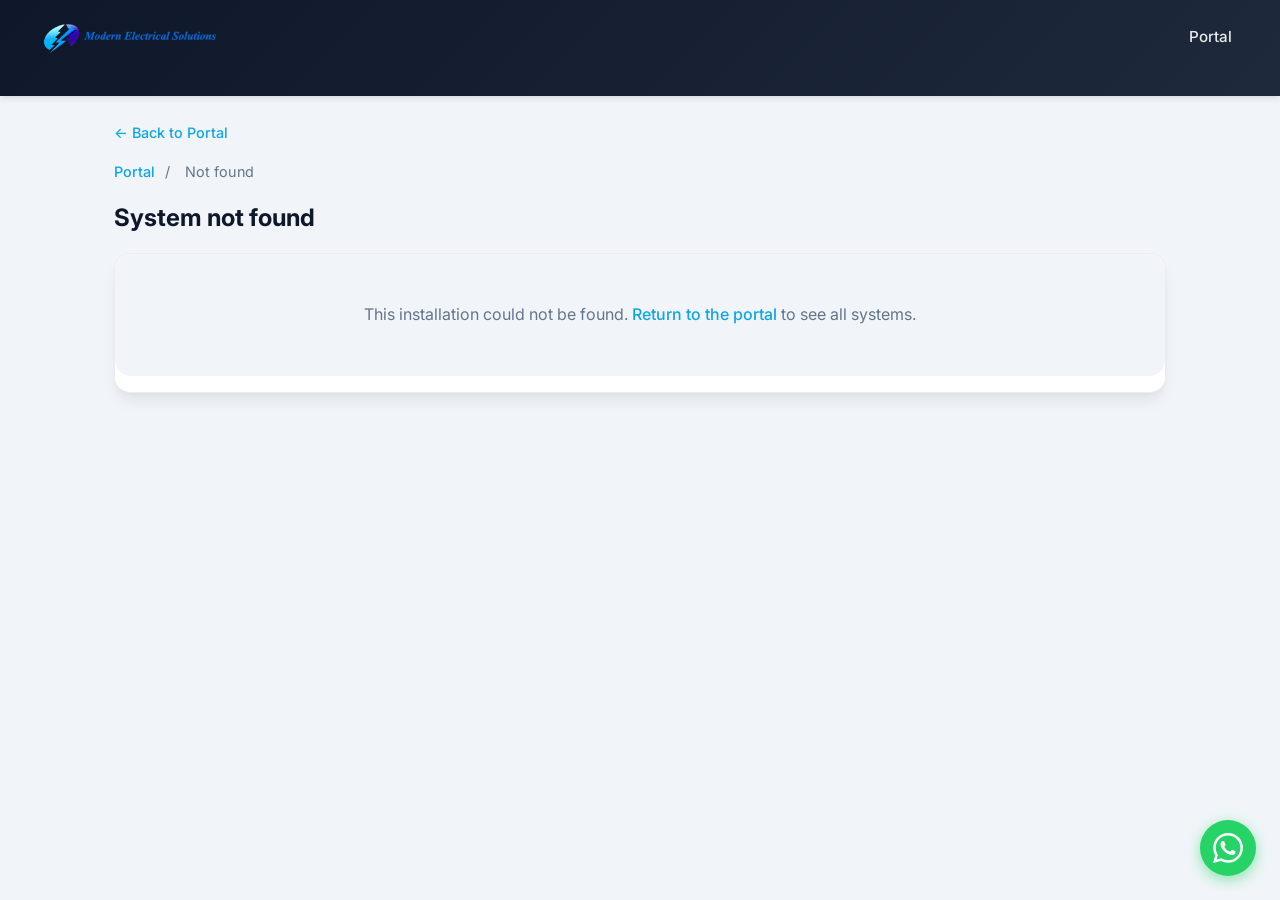
<file: systems/template.html>
<!DOCTYPE html>
<html lang="en">
<head>
  <meta charset="UTF-8">
  <meta name="viewport" content="width=device-width, initial-scale=1.0">
  <link rel="icon" href="../assets/images/logo-footer.png" type="image/png">
  <title>System — Modern Electrical Solutions</title>
  <link rel="preconnect" href="https://fonts.googleapis.com">
  <link rel="preconnect" href="https://fonts.gstatic.com" crossorigin>
  <link href="https://fonts.googleapis.com/css2?family=Inter:wght@400;500;600;700&display=swap" rel="stylesheet">
  <link rel="stylesheet" href="../style.css">
</head>
<body class="page-system" data-slug="">
  <a href="#main-content" class="skip-link">Skip to main content</a>
  <header class="site-header">
    <div class="header-inner">
      <nav class="site-nav" aria-label="Main navigation">
        <a href="../index.html" class="nav-logo"><img src="../assets/images/logo.png" alt="Modern Electrical Solutions"></a>
        <ul class="nav-links">
          <li><a href="../index.html">Portal</a></li>
          <li><a href="../about.html">About</a></li>
          <li><a href="../services.html">Services</a></li>
          <li><a href="../contact.html">Contact</a></li>
        </ul>
        <button type="button" class="nav-toggle" aria-label="Open menu" aria-expanded="false"></button>
      </nav>
      <a href="../index.html" class="back-link" aria-label="Back to Portal">← Back to Portal</a>
      <h1 class="logo page-system-logo" id="header-system-name">System Dashboard</h1>
      <p class="tagline">Live VRM data</p>
    </div>
  </header>

  <main class="main-content" id="main-content">
    <a href="../index.html" class="back-link-content" aria-label="Back to Portal">← Back to Portal</a>
    <nav class="breadcrumb" aria-label="Breadcrumb"><a href="../index.html">Portal</a><span> / </span><span id="breadcrumb-name">—</span></nav>
    <h2 id="system-name" class="system-title">Loading…</h2>
    <section id="system-details" class="system-details" aria-label="System details" style="display: none;">
      <div class="system-details-main">
        <h3 class="system-details-title">System details</h3>
        <dl id="system-details-list" class="system-details-list"></dl>
        <div class="system-details-actions">
          <a id="vrm-open-btn" href="#" target="_blank" rel="noopener noreferrer" class="btn btn-vrm-open" style="display: none;">Open in VRM</a>
        </div>
      </div>
      <p class="live-indicator" role="status" aria-live="polite" id="live-indicator">
        <span class="live-indicator-dot"></span>
        <span>Live</span>
      </p>
    </section>
    <div class="iframe-wrap" id="iframe-wrap">
      <div class="iframe-loading" id="iframe-loading">Loading dashboard…</div>
      <div id="placeholder" class="placeholder-message" style="display: none;">
        VRM dashboard link will appear here once configured.
      </div>
      <iframe id="vrm-iframe" class="vrm-iframe" title="VRM Dashboard" style="display: none;"></iframe>
    </div>
  </main>

  <a href="https://wa.me/14735340037" class="whatsapp-float" target="_blank" rel="noopener noreferrer" aria-label="Chat on WhatsApp">
    <svg viewBox="0 0 24 24" xmlns="http://www.w3.org/2000/svg"><path d="M17.472 14.382c-.297-.149-1.758-.867-2.03-.967-.273-.099-.471-.148-.67.15-.197.297-.767.966-.94 1.164-.173.199-.347.223-.644.075-.297-.15-1.255-.463-2.39-1.475-.883-.788-1.48-1.761-1.653-2.059-.173-.297-.018-.458.13-.606.134-.133.298-.347.446-.52.149-.174.198-.298.298-.497.099-.198.05-.371-.025-.52-.075-.149-.669-1.612-.916-2.207-.242-.579-.487-.5-.669-.51-.173-.008-.371-.01-.57-.01-.198 0-.52.074-.792.372-.272.297-1.04 1.016-1.04 2.479 0 1.462 1.065 2.875 1.213 3.074.149.198 2.096 3.2 5.077 4.487.709.306 1.262.489 1.694.625.712.227 1.36.195 1.871.118.571-.085 1.758-.719 2.006-1.413.248-.694.248-1.289.173-1.413-.074-.124-.272-.198-.57-.347m-5.421 7.403h-.004a9.87 9.87 0 01-5.031-1.378l-.361-.214-3.741.982.998-3.648-.235-.374a9.86 9.86 0 01-1.51-5.26c.001-5.45 4.436-9.884 9.888-9.884 2.64 0 5.122 1.03 6.988 2.898a9.825 9.825 0 012.893 6.994c-.003 5.45-4.437 9.884-9.885 9.884m8.413-18.297A11.815 11.815 0 0012.05 0C5.495 0 .16 5.335.157 11.892c0 2.096.547 4.142 1.588 5.945L.057 24l6.305-1.654a11.882 11.882 0 005.683 1.448h.005c6.554 0 11.89-5.335 11.893-11.893a11.821 11.821 0 00-3.48-8.413z"/></svg>
  </a>

  <script src="../assets/systems.js"></script>
  <script src="system-page.js"></script>
  <script src="../assets/nav.js"></script>
</body>
</html>
</file>
<file: style.css>
/* ============================================
   Modern Electrical Solutions — Solar Portal
   MES branding, Tesla Energy–inspired UI
   ============================================ */

:root {
  --primary-dark: #0F172A;
  --secondary-dark: #1E293B;
  --accent-amber: #F59E0B;
  --accent-blue: #0EA5E9;
  --accent-blue-dark: #0284C7;
  --background: #F1F5F9;
  --background-alt: #E2E8F0;
  --text: #334155;
  --text-muted: #64748B;
  --white: #FFFFFF;
  --shadow-sm: 0 1px 2px rgba(15, 23, 42, 0.05);
  --shadow-md: 0 4px 6px -1px rgba(15, 23, 42, 0.08), 0 2px 4px -2px rgba(15, 23, 42, 0.06);
  --shadow-lg: 0 10px 15px -3px rgba(15, 23, 42, 0.08), 0 4px 6px -4px rgba(15, 23, 42, 0.06);
  --shadow-hover: 0 20px 25px -5px rgba(15, 23, 42, 0.08), 0 8px 10px -6px rgba(15, 23, 42, 0.06);
  --radius: 16px;
  --radius-sm: 10px;
  --transition: 0.25s cubic-bezier(0.4, 0, 0.2, 1);
  --focus-ring: 0 0 0 3px rgba(14, 165, 233, 0.4);
  --whatsapp-green: #25D366;
}

*,
*::before,
*::after {
  box-sizing: border-box;
}

html {
  scroll-behavior: smooth;
}

@media (prefers-reduced-motion: reduce) {
  html { scroll-behavior: auto; }
  *, *::before, *::after {
    animation-duration: 0.01ms !important;
    animation-iteration-count: 1 !important;
    transition-duration: 0.01ms !important;
  }
}

body {
  margin: 0;
  font-family: 'Inter', -apple-system, BlinkMacSystemFont, sans-serif;
  font-size: 16px;
  line-height: 1.6;
  color: var(--text);
  background: var(--background);
  -webkit-font-smoothing: antialiased;
}

/* Skip link for accessibility */
.skip-link {
  position: absolute;
  top: -100%;
  left: 1rem;
  z-index: 100;
  padding: 0.75rem 1.25rem;
  background: var(--white);
  color: var(--primary-dark);
  font-weight: 600;
  border-radius: var(--radius-sm);
  box-shadow: var(--shadow-lg);
  text-decoration: none;
  transition: top 0.2s ease;
}
.skip-link:focus {
  top: 1rem;
  outline: none;
  box-shadow: var(--focus-ring);
}

/* Focus visible for keyboard users */
a:focus-visible,
button:focus-visible,
input:focus-visible,
textarea:focus-visible {
  outline: none;
  box-shadow: var(--focus-ring);
}
.nav-links a:focus-visible { border-radius: 8px; }
.system-card .card-cta:focus-visible { box-shadow: var(--focus-ring), 0 2px 8px rgba(14, 165, 233, 0.35); }
.btn-primary:focus-visible { box-shadow: var(--focus-ring), 0 2px 8px rgba(14, 165, 233, 0.35); }
.page-system .back-link:focus-visible { box-shadow: var(--focus-ring); }
.page-system .vrm-open:focus-visible { box-shadow: var(--focus-ring), 0 2px 8px rgba(245, 158, 11, 0.35); }

/* ----- Header ----- */
.site-header {
  background: linear-gradient(135deg, var(--primary-dark) 0%, var(--secondary-dark) 100%);
  color: var(--white);
  padding: 1.25rem 1.5rem 2rem;
  box-shadow: var(--shadow-md);
}

.header-inner {
  max-width: 1200px;
  margin: 0 auto;
}

/* ----- Site nav ----- */
.site-nav {
  display: flex;
  flex-wrap: wrap;
  align-items: center;
  justify-content: space-between;
  gap: 1rem;
  margin-bottom: 1.5rem;
}

.nav-logo {
  display: flex;
  align-items: center;
  text-decoration: none;
  transition: opacity var(--transition);
}
.nav-logo:hover { opacity: 0.9; }
.nav-logo img {
  height: 40px;
  width: auto;
  max-width: 200px;
  object-fit: contain;
  display: block;
}

.nav-links {
  display: flex;
  flex-wrap: wrap;
  gap: 0.25rem 1.25rem;
  list-style: none;
  margin: 0;
  padding: 0;
}

.nav-links a {
  color: rgba(255, 255, 255, 0.9);
  text-decoration: none;
  font-size: 0.95rem;
  font-weight: 500;
  padding: 0.35rem 0.5rem;
  border-radius: 8px;
  transition: color var(--transition), background var(--transition);
}
.nav-links a:hover,
.nav-links a.active {
  color: var(--white);
}
.nav-links a.active {
  background: rgba(255, 255, 255, 0.15);
}

/* Hide all nav items except Portal */
.nav-links li:nth-child(n+2) {
  display: none;
}

.nav-toggle {
  display: none;
  width: 44px;
  height: 44px;
  padding: 0;
  border: none;
  background: rgba(255, 255, 255, 0.15);
  color: var(--white);
  border-radius: 10px;
  cursor: pointer;
  position: relative;
  align-items: center;
  justify-content: center;
}
.nav-toggle::before {
  content: '';
  width: 22px;
  height: 2px;
  background: currentColor;
  box-shadow: 0 -7px 0 currentColor, 0 7px 0 currentColor;
}
.nav-toggle:focus-visible { box-shadow: var(--focus-ring); }
@media (max-width: 640px) {
  .nav-toggle { display: flex; }
  .nav-links {
    display: none;
    position: absolute;
    top: 100%;
    left: 0;
    right: 0;
    background: var(--secondary-dark);
    padding: 1rem;
    border-radius: 0 0 var(--radius) var(--radius);
    box-shadow: var(--shadow-lg);
  }
  .nav-links.is-open {
    display: flex;
    flex-direction: column;
    gap: 0.25rem;
  }
  .site-nav { position: relative; }
}

/* ----- Hero ----- */
.hero {
  text-align: center;
}
.hero-small .logo { font-size: clamp(1.35rem, 3vw, 1.65rem); }
.hero-small .tagline { margin-top: 0.35rem; }

.logo {
  margin: 0;
  font-size: clamp(1.5rem, 4vw, 2rem);
  font-weight: 700;
  letter-spacing: -0.02em;
}

.tagline {
  margin: 0.5rem 0 0;
  font-size: 0.95rem;
  font-weight: 500;
  color: rgba(255, 255, 255, 0.85);
}

/* ----- Main ----- */
.main {
  max-width: 1200px;
  margin: 0 auto;
  padding: 2.5rem 1.5rem 4rem;
}

.portfolio-section {
  margin-bottom: 2rem;
}

.section-title {
  margin: 0 0 0.5rem;
  font-size: clamp(1.5rem, 3vw, 1.75rem);
  font-weight: 700;
  color: var(--primary-dark);
  letter-spacing: -0.02em;
}

.section-subtitle {
  margin: 0 0 1.5rem;
  font-size: 1rem;
  color: var(--text-muted);
}

/* Portal intro strip */
.portal-intro {
  display: flex;
  flex-wrap: wrap;
  align-items: center;
  justify-content: center;
  gap: 1rem 2rem;
  padding: 1rem 1.25rem;
  margin-bottom: 2rem;
  background: var(--white);
  border-radius: var(--radius);
  box-shadow: var(--shadow-sm);
  border: 1px solid rgba(15, 23, 42, 0.06);
  font-size: 0.9rem;
  color: var(--text-muted);
}
.portal-intro strong { color: var(--primary-dark); }
.portal-intro .intro-dot { color: var(--accent-blue); font-weight: 700; }

/* Section fade-in on scroll */
.portfolio-section .section-title,
.portfolio-section .section-subtitle {
  opacity: 0;
  transform: translateY(12px);
  transition: opacity 0.6s ease, transform 0.6s ease;
}

.portfolio-section.is-visible .section-title,
.portfolio-section.is-visible .section-subtitle {
  opacity: 1;
  transform: translateY(0);
}

.portfolio-section.is-visible .section-subtitle {
  transition-delay: 0.1s;
}

/* ----- Grid: 1 col mobile, 2 tablet, 3 desktop ----- */
.systems-grid {
  display: grid;
  grid-template-columns: 1fr;
  gap: 1.5rem;
  list-style: none;
  padding: 0;
  margin: 0;
}

@media (min-width: 640px) {
  .systems-grid {
    grid-template-columns: repeat(2, 1fr);
  }
}

@media (min-width: 960px) {
  .systems-grid {
    grid-template-columns: repeat(3, 1fr);
    gap: 1.75rem;
  }
}

/* ----- Card ----- */
.system-card {
  background: var(--white);
  border-radius: var(--radius);
  padding: 1.5rem;
  box-shadow: var(--shadow-md);
  transition: transform var(--transition), box-shadow var(--transition), opacity 0.6s ease, transform 0.6s ease, border-color var(--transition);
  opacity: 0;
  transform: translateY(24px);
  border: 1px solid rgba(15, 23, 42, 0.06);
  border-left: 3px solid transparent;
}

.system-card.is-visible {
  opacity: 1;
  transform: translateY(0);
}

.system-card:hover {
  transform: translateY(-4px);
  box-shadow: var(--shadow-hover);
  border-left-color: var(--accent-blue);
}

.system-card .card-name {
  margin: 0 0 0.35rem;
  font-size: 1.15rem;
  font-weight: 700;
  color: var(--primary-dark);
  letter-spacing: -0.02em;
}

.system-card .card-type {
  margin: 0 0 1.25rem;
  font-size: 0.875rem;
  color: var(--text-muted);
  font-weight: 500;
}

.system-card .card-cta {
  display: inline-flex;
  align-items: center;
  justify-content: center;
  gap: 0.5rem;
  width: 100%;
  min-height: 44px;
  padding: 0.75rem 1.25rem;
  font-family: inherit;
  font-size: 0.9rem;
  font-weight: 600;
  color: var(--white);
  background: linear-gradient(135deg, var(--accent-blue) 0%, var(--accent-blue-dark) 100%);
  border: none;
  border-radius: var(--radius-sm);
  cursor: pointer;
  text-decoration: none;
  transition: opacity var(--transition), transform var(--transition), box-shadow var(--transition);
  box-shadow: 0 2px 8px rgba(14, 165, 233, 0.35);
}

.system-card .card-cta:hover {
  opacity: 0.95;
  transform: scale(1.02);
  box-shadow: 0 4px 12px rgba(14, 165, 233, 0.4);
}

.system-card .card-cta:active {
  transform: scale(0.98);
}

.system-card .card-cta::after {
  content: '→';
  font-weight: 700;
  opacity: 0.9;
}

/* Stagger delay when card becomes visible (via JS) */
.system-card.is-visible:nth-child(1) { transition-delay: 0s; }
.system-card.is-visible:nth-child(2) { transition-delay: 0.05s; }
.system-card.is-visible:nth-child(3) { transition-delay: 0.1s; }
.system-card.is-visible:nth-child(4) { transition-delay: 0.15s; }
.system-card.is-visible:nth-child(5) { transition-delay: 0.2s; }
.system-card.is-visible:nth-child(6) { transition-delay: 0.25s; }
.system-card.is-visible:nth-child(7) { transition-delay: 0.3s; }
.system-card.is-visible:nth-child(8) { transition-delay: 0.35s; }
.system-card.is-visible:nth-child(9) { transition-delay: 0.4s; }
.system-card.is-visible:nth-child(10) { transition-delay: 0.45s; }

/* ----- Footer ----- */
.site-footer {
  padding: 2rem 1.5rem;
  text-align: center;
  font-size: 0.875rem;
  color: var(--text-muted);
  background: var(--white);
  border-top: 1px solid rgba(15, 23, 42, 0.06);
}

.footer-inner {
  max-width: 1200px;
  margin: 0 auto;
}

.footer-logo {
  display: block;
  margin-bottom: 1rem;
}
.footer-logo img {
  height: 44px;
  width: auto;
  max-width: 220px;
  object-fit: contain;
  opacity: 0.9;
}
.footer-logo:hover img { opacity: 1; }

.footer-nav {
  display: flex;
  flex-wrap: wrap;
  justify-content: center;
  gap: 1rem 1.5rem;
  margin-bottom: 1rem;
}
.footer-nav a {
  color: var(--accent-blue);
  text-decoration: none;
  font-weight: 500;
}
.footer-nav a:hover { text-decoration: underline; }

/* Hide footer nav except Portal */
.footer-nav a:nth-child(n+2) {
  display: none;
}

.footer-social {
  display: flex;
  flex-wrap: wrap;
  justify-content: center;
  gap: 0.75rem 1.25rem;
  margin-bottom: 0.75rem;
  font-size: 0.9rem;
}
.footer-social a {
  color: var(--text-muted);
  text-decoration: none;
}
.footer-social a:hover { color: var(--accent-blue); }

.footer-copy {
  margin: 0;
  color: var(--text-muted);
}

/* ----- Floating WhatsApp button ----- */
.whatsapp-float {
  position: fixed;
  bottom: 1.5rem;
  right: 1.5rem;
  z-index: 999;
  width: 56px;
  height: 56px;
  border-radius: 50%;
  background: var(--whatsapp-green);
  color: var(--white);
  display: flex;
  align-items: center;
  justify-content: center;
  box-shadow: 0 4px 14px rgba(37, 211, 102, 0.5);
  text-decoration: none;
  transition: transform var(--transition), box-shadow var(--transition);
}
.whatsapp-float:hover {
  transform: scale(1.08);
  box-shadow: 0 6px 20px rgba(37, 211, 102, 0.55);
  color: var(--white);
}
.whatsapp-float:focus-visible {
  outline: none;
  box-shadow: 0 0 0 3px rgba(37, 211, 102, 0.5);
}
.whatsapp-float svg {
  width: 30px;
  height: 30px;
  fill: currentColor;
}

/* ----- Content pages (About, Services, Contact) ----- */
.main-page {
  padding-top: 2rem;
  padding-bottom: 4rem;
}

.content-section {
  margin-bottom: 2.5rem;
}

.content-title {
  margin: 0 0 0.75rem;
  font-size: 1.35rem;
  font-weight: 700;
  color: var(--primary-dark);
  letter-spacing: -0.02em;
}

.content-lead {
  font-size: 1.05rem;
  color: var(--text);
  margin: 0 0 1rem;
}

.content-section p {
  margin: 0 0 1rem;
  color: var(--text);
}
.content-section p:last-child { margin-bottom: 0; }

.content-section a {
  color: var(--accent-blue);
  text-decoration: none;
  font-weight: 500;
}
.content-section a:hover { text-decoration: underline; }

.content-cta {
  margin-top: 2rem;
  padding-top: 1.5rem;
  border-top: 1px solid rgba(15, 23, 42, 0.08);
}

.btn {
  display: inline-flex;
  align-items: center;
  justify-content: center;
  padding: 0.75rem 1.5rem;
  font-family: inherit;
  font-size: 1rem;
  font-weight: 600;
  text-decoration: none;
  border: none;
  border-radius: 10px;
  cursor: pointer;
  transition: opacity var(--transition), transform var(--transition);
}
.btn-primary {
  color: var(--white);
  background: linear-gradient(135deg, var(--accent-blue) 0%, #0284C7 100%);
  box-shadow: 0 2px 8px rgba(14, 165, 233, 0.35);
}
.btn-primary:hover {
  opacity: 0.95;
  transform: scale(1.02);
}

/* ----- Contact page ----- */
.contact-grid {
  display: grid;
  gap: 2rem;
}
@media (min-width: 720px) {
  .contact-grid {
    grid-template-columns: 1fr 1fr;
    align-items: start;
  }
}

.contact-list {
  list-style: none;
  padding: 0;
  margin: 1rem 0;
}
.contact-list li {
  margin-bottom: 1.25rem;
  padding-bottom: 1rem;
  border-bottom: 1px solid rgba(15, 23, 42, 0.08);
}
.contact-list li:last-child { margin-bottom: 0; padding-bottom: 0; border-bottom: none; }
.contact-list a { color: var(--accent-blue); }
.contact-note,
.form-note {
  font-size: 0.85rem;
  color: var(--text-muted);
  margin-top: 1rem;
}

.contact-social {
  margin-top: 1rem;
  font-size: 0.95rem;
}
.contact-social a { color: var(--accent-blue); }

/* ----- About page stats ----- */
.stats-list {
  list-style: none;
  padding: 0;
  margin: 0;
  display: grid;
  gap: 0.75rem;
}
.stats-list li {
  padding: 0.75rem 1rem;
  background: var(--background);
  border-radius: 10px;
  border: 1px solid rgba(15, 23, 42, 0.06);
}
.stats-list strong { color: var(--accent-blue); }

.contact-form label {
  display: block;
  margin: 1rem 0 0.35rem;
  font-weight: 600;
  font-size: 0.9rem;
  color: var(--primary-dark);
}
.contact-form label:first-of-type { margin-top: 0; }
.contact-form input,
.contact-form textarea {
  width: 100%;
  padding: 0.65rem 0.9rem;
  font-family: inherit;
  font-size: 1rem;
  border: 1px solid rgba(15, 23, 42, 0.15);
  border-radius: 10px;
  background: var(--white);
  color: var(--text);
  transition: border-color var(--transition);
}
.contact-form input:focus,
.contact-form textarea:focus {
  outline: none;
  border-color: var(--accent-blue);
  box-shadow: 0 0 0 3px rgba(14, 165, 233, 0.2);
}
.contact-form textarea { resize: vertical; min-height: 100px; }
.contact-form button { margin-top: 1.25rem; }

/* ============================================
   System detail page (systems/*.html)
   ============================================ */
.page-system {
  min-height: 100vh;
  display: flex;
  flex-direction: column;
}

.page-system .site-header {
  padding: 1rem 1.5rem;
}

.page-system .hero { display: none; }
.page-system .site-header .nav-links a { color: rgba(255,255,255,0.9); }
/* Hide back link and title from header; they live in main content */
.page-system .site-header .back-link,
.page-system .site-header .page-system-logo,
.page-system .site-header .tagline {
  display: none !important;
}

/* Back link and title live in main content */
.page-system .back-link-content {
  display: inline-flex;
  align-items: center;
  gap: 0.35rem;
  margin-bottom: 1rem;
  font-size: 0.9rem;
  font-weight: 500;
  color: var(--accent-blue);
  text-decoration: none;
  transition: color var(--transition);
}
.page-system .back-link-content:hover { color: var(--accent-blue-dark); text-decoration: underline; }
.page-system .back-link-content:focus-visible { box-shadow: var(--focus-ring); border-radius: 6px; }

/* Live connection indicator (database-style) */
.page-system .live-indicator {
  display: inline-flex;
  align-items: center;
  gap: 0.4rem;
  margin: 0;
  font-size: 0.8rem;
  font-weight: 600;
  color: #059669;
  text-transform: uppercase;
  letter-spacing: 0.05em;
  flex-shrink: 0;
}
.page-system .system-details .live-indicator {
  position: absolute;
  top: 1rem;
  right: 1.25rem;
  margin: 0;
}
.page-system .live-indicator-dot {
  width: 8px;
  height: 8px;
  border-radius: 50%;
  background: #059669;
  box-shadow: 0 0 0 0 rgba(5, 150, 105, 0.5);
  animation: live-pulse 2s ease-in-out infinite;
}
@keyframes live-pulse {
  0%, 100% { box-shadow: 0 0 0 0 rgba(5, 150, 105, 0.5); }
  50% { box-shadow: 0 0 0 6px rgba(5, 150, 105, 0); }
}
.page-system .live-indicator[aria-hidden="true"] { display: none; }
@media (prefers-reduced-motion: reduce) {
  .page-system .live-indicator-dot { animation: none; box-shadow: none; }
}

.page-system .system-title {
  margin: 0 0 1rem;
  font-size: clamp(1.25rem, 3vw, 1.5rem);
  font-weight: 700;
  color: var(--primary-dark);
}

.page-system .system-details {
  position: relative;
  margin: 0 0 1.5rem;
  padding: 1.25rem 1.5rem;
  padding-top: 2.25rem;
  background: var(--white);
  border-radius: var(--radius);
  box-shadow: var(--shadow-md);
  border: 1px solid rgba(15, 23, 42, 0.06);
}

.page-system .system-details-main {
  min-width: 0;
}

.page-system .system-details-title {
  margin: 0 0 1rem;
  font-size: 0.875rem;
  font-weight: 600;
  color: var(--text-muted);
  text-transform: uppercase;
  letter-spacing: 0.04em;
}

.page-system .system-details-list {
  display: grid;
  grid-template-columns: auto 1fr;
  gap: 0.35rem 1.5rem;
  margin: 0;
  font-size: 0.95rem;
}

.page-system .system-details-term {
  margin: 0;
  font-weight: 500;
  color: var(--text-muted);
}

.page-system .system-details-value {
  margin: 0;
  font-weight: 500;
  color: var(--primary-dark);
}

.page-system .system-details-actions {
  display: flex;
  flex-wrap: wrap;
  align-items: center;
  gap: 0.75rem 1rem;
  margin-top: 1.25rem;
  padding-top: 1.25rem;
  border-top: 1px solid rgba(15, 23, 42, 0.08);
}

.page-system .btn-vrm-open {
  color: var(--white);
  background: linear-gradient(135deg, var(--accent-amber) 0%, #D97706 100%);
  box-shadow: 0 2px 8px rgba(245, 158, 11, 0.35);
  padding: 0.6rem 1.25rem;
  font-size: 0.95rem;
  font-weight: 600;
  border-radius: var(--radius-sm);
  text-decoration: none;
  display: inline-flex;
  align-items: center;
  gap: 0.35rem;
  transition: opacity var(--transition), transform var(--transition);
}
.page-system .btn-vrm-open:hover {
  opacity: 0.95;
  transform: scale(1.02);
}
.page-system .btn-vrm-open:focus-visible { box-shadow: var(--focus-ring), 0 2px 8px rgba(245, 158, 11, 0.35); }

.page-system .main-content {
  flex: 1;
  max-width: 1100px;
  margin: 0 auto;
  padding: 1.5rem;
  width: 100%;
}

.page-system .breadcrumb {
  margin: 0 0 1rem;
  font-size: 0.9rem;
  color: var(--text-muted);
}
.page-system .breadcrumb a {
  color: var(--accent-blue);
  text-decoration: none;
  font-weight: 500;
}
.page-system .breadcrumb a:hover { text-decoration: underline; }
.page-system .breadcrumb span { margin: 0 0.35rem; color: var(--text-muted); }

.page-system .iframe-wrap {
  position: relative;
  background: var(--white);
  border-radius: var(--radius);
  overflow: hidden;
  box-shadow: var(--shadow-lg);
  border: 1px solid rgba(15, 23, 42, 0.08);
  margin: 0 0 1rem;
}

.page-system .iframe-loading {
  position: absolute;
  inset: 0;
  display: flex;
  align-items: center;
  justify-content: center;
  background: var(--background);
  color: var(--text-muted);
  font-size: 0.95rem;
  font-weight: 500;
  transition: opacity 0.3s ease, visibility 0.3s ease;
}
.page-system .iframe-wrap.loaded .iframe-loading {
  opacity: 0;
  visibility: hidden;
  pointer-events: none;
}

.page-system .vrm-iframe {
  display: block;
  width: 100%;
  min-height: 70vh;
  border: none;
}


.page-system .placeholder-message {
  padding: 3rem 2rem;
  text-align: center;
  color: var(--text-muted);
  background: var(--background);
  border-radius: var(--radius);
  margin-bottom: 1rem;
}
.page-system .placeholder-message a {
  color: var(--accent-blue);
  font-weight: 500;
  text-decoration: none;
}
.page-system .placeholder-message a:hover { text-decoration: underline; }

.page-system .system-not-found {
  padding: 2rem 1.5rem;
  text-align: center;
  background: var(--background);
  border-radius: var(--radius);
  color: var(--text-muted);
  margin-bottom: 1rem;
}
.page-system .system-not-found a {
  color: var(--accent-blue);
  font-weight: 600;
}
</file>
